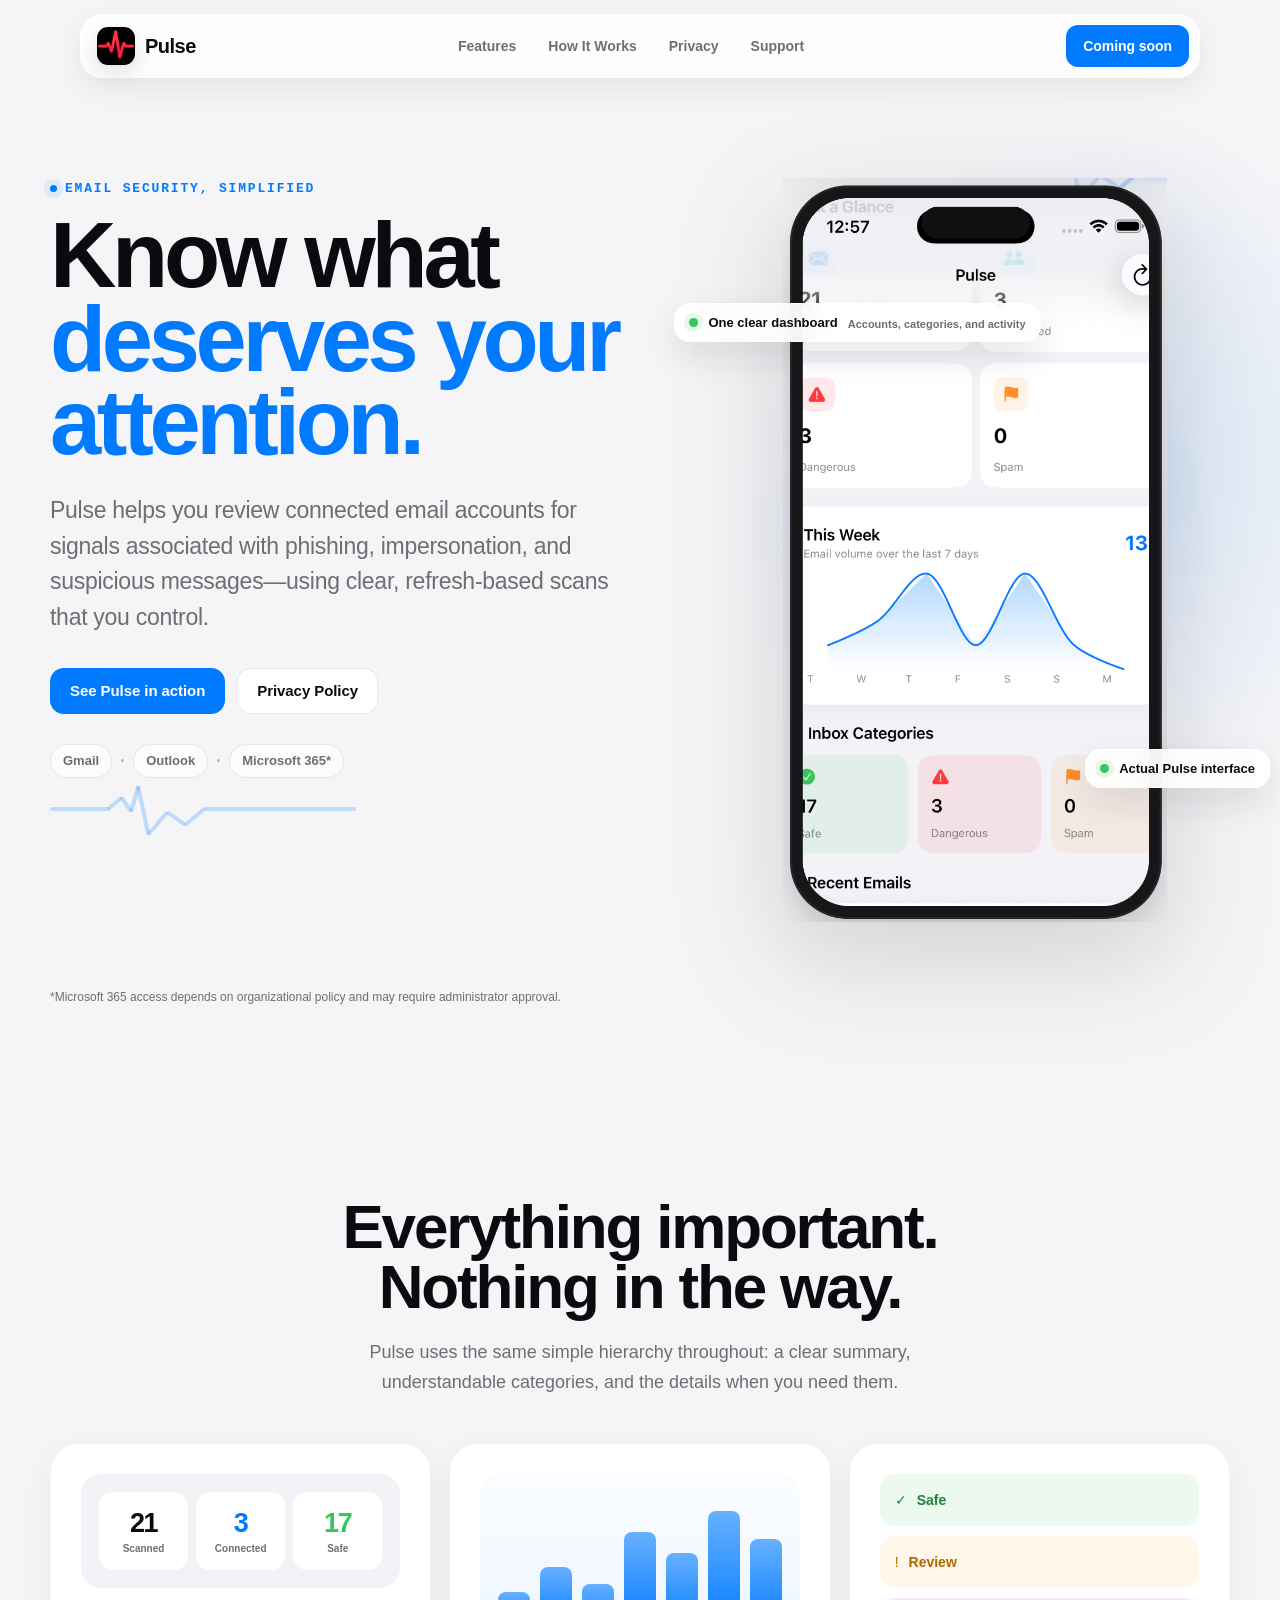
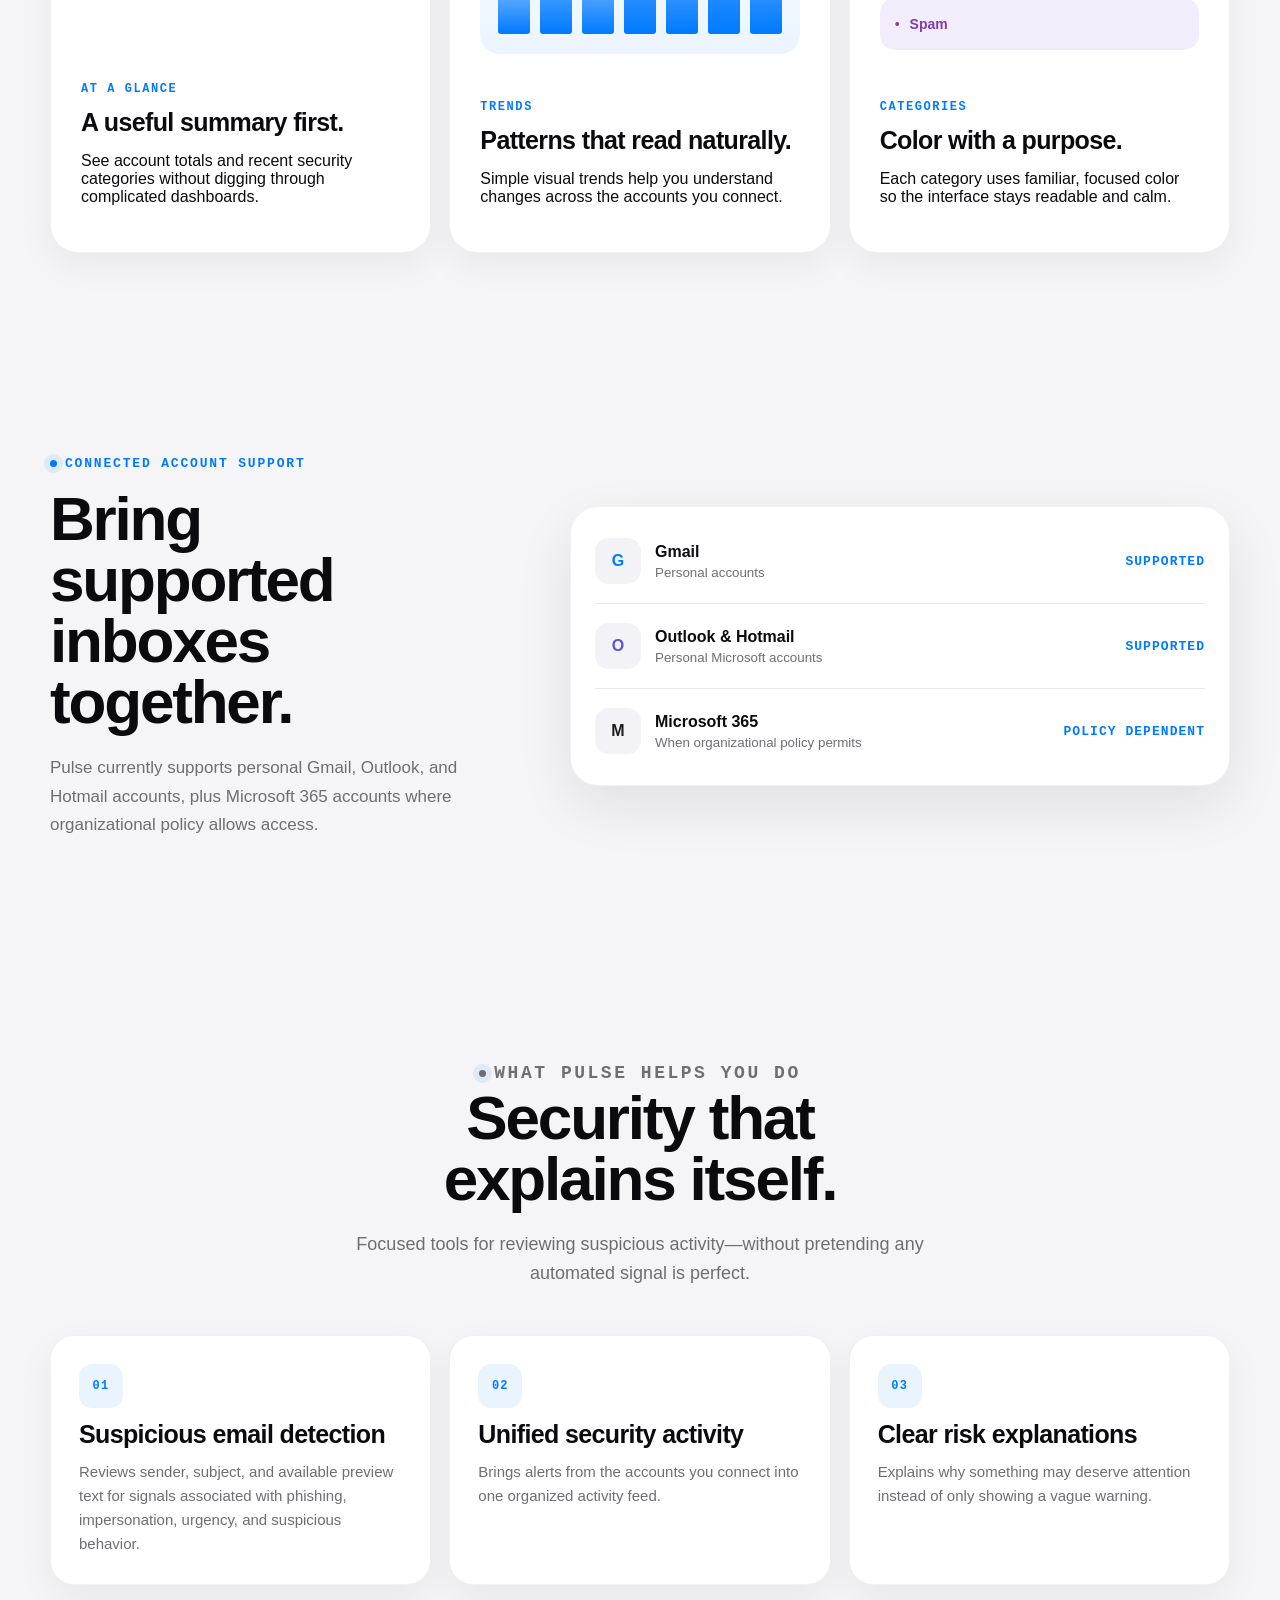
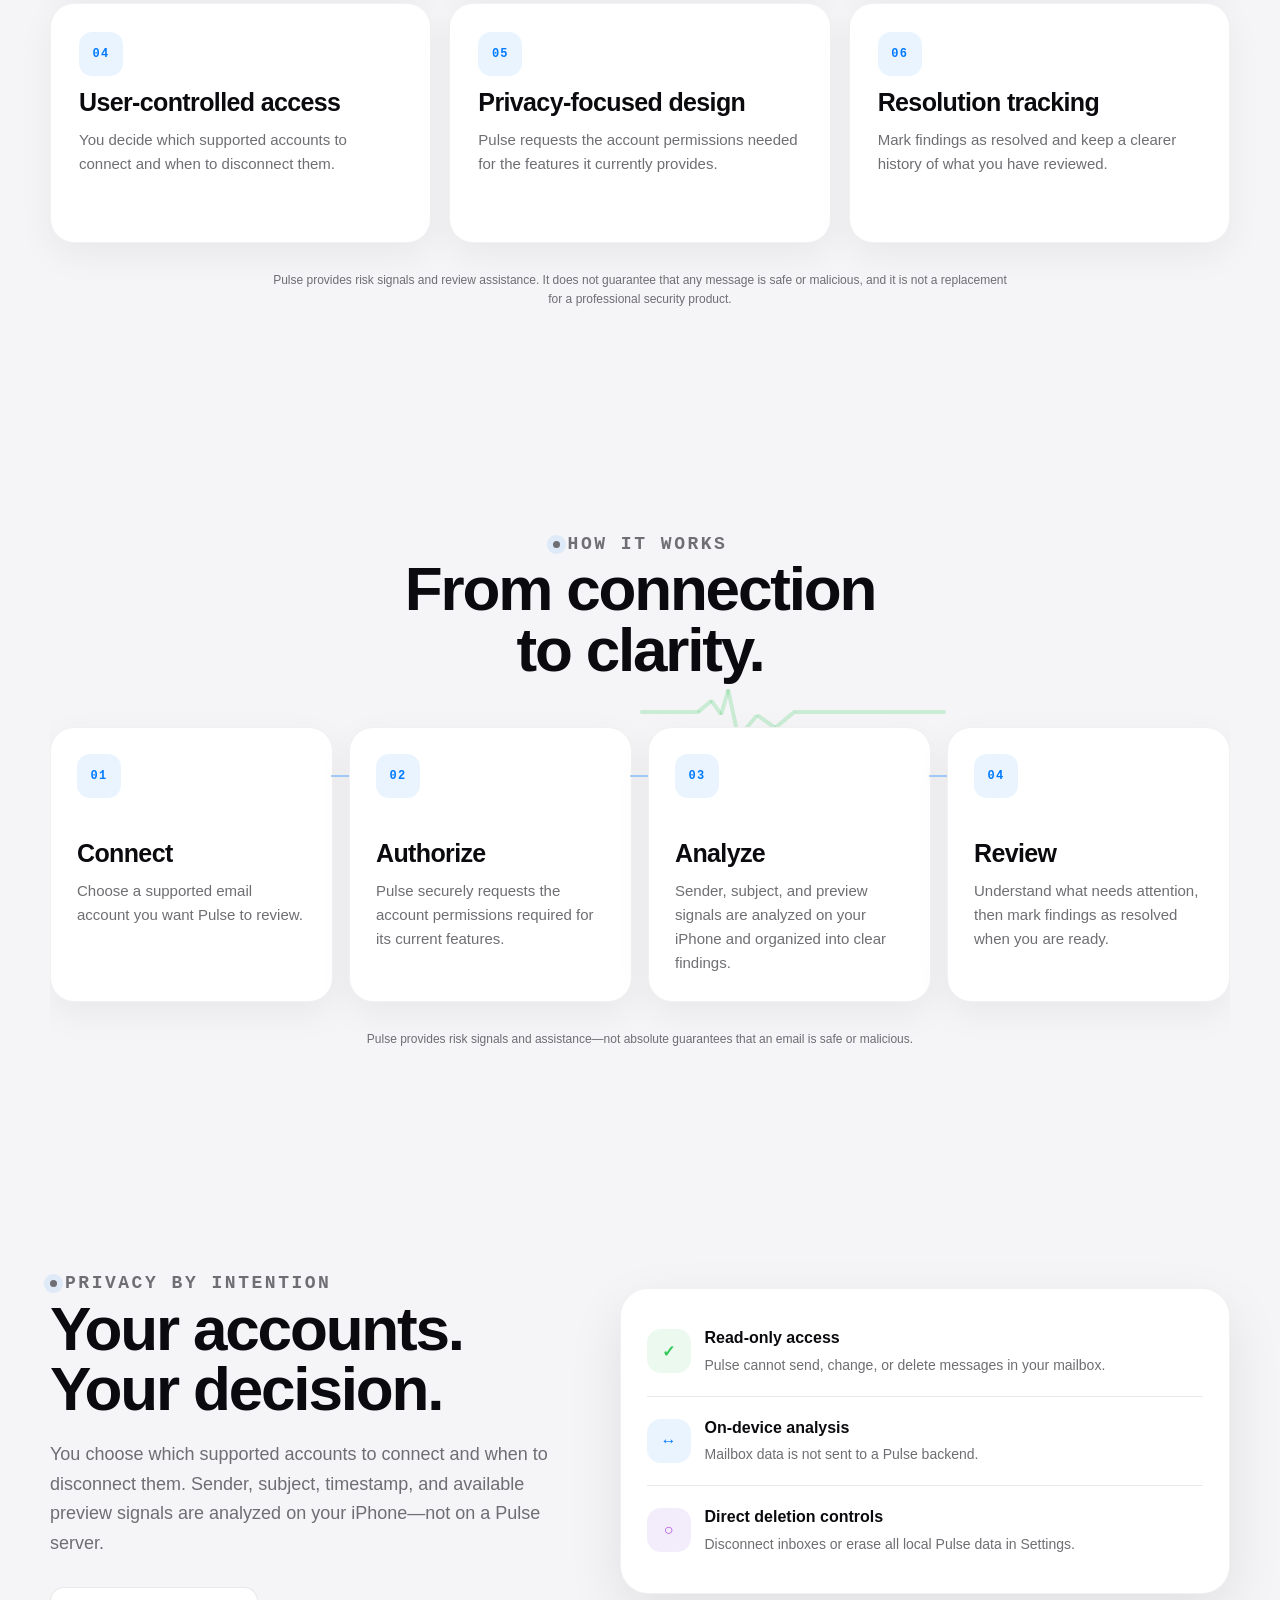
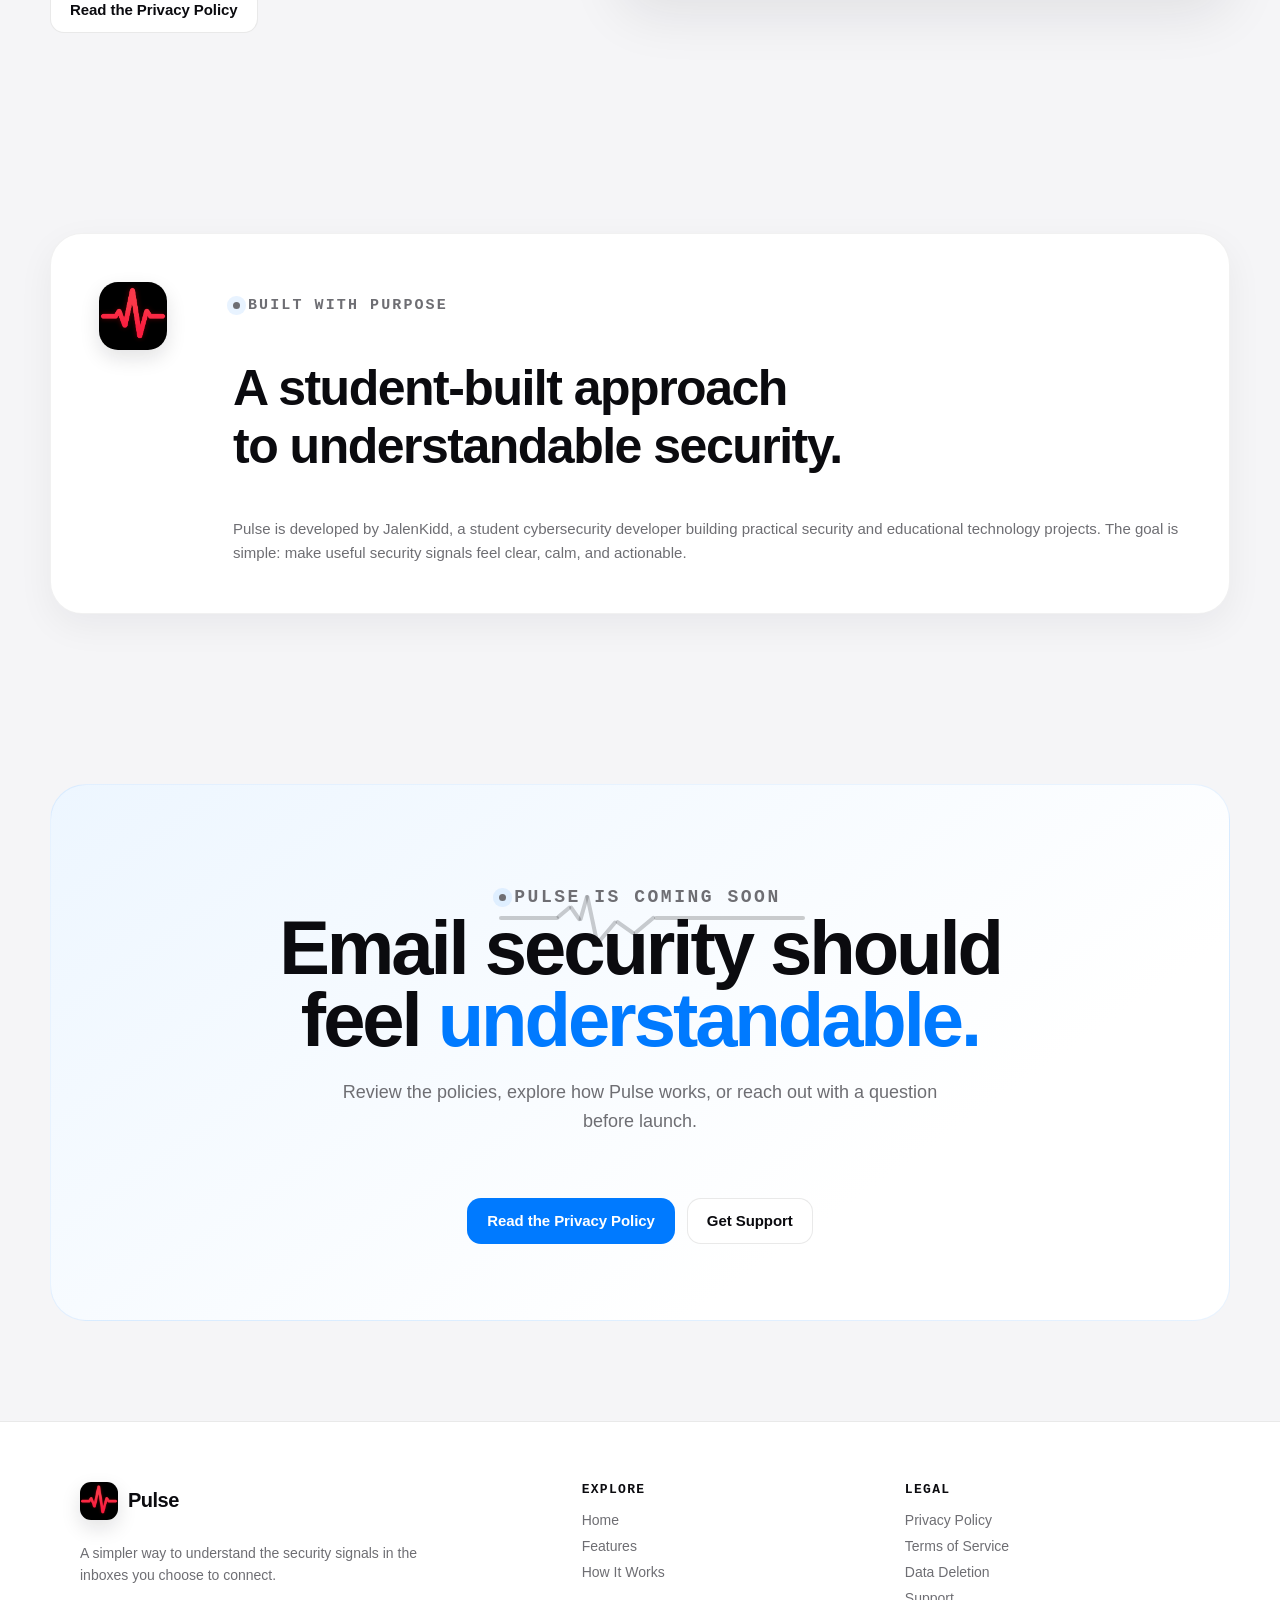
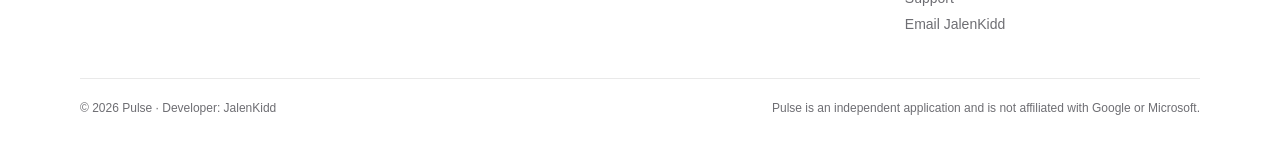
<file: index.html>
<!doctype html>
<html lang="en">
<head>
<meta charset="utf-8">
<meta name="viewport" content="width=device-width, initial-scale=1">
<meta name="theme-color" content="#f5f5f7">
<title>Pulse — Understand what deserves your attention</title>
<meta name="description" content="Pulse helps you review connected email accounts for signals associated with phishing, impersonation, suspicious messages, and unusual activity.">
<link rel="icon" href="assets/icon.png">
<link rel="apple-touch-icon" href="assets/apple-icon.png">
<link rel="stylesheet" href="styles.css">
</head>
<body><header class="site-header"><div class="nav-wrap"><a class="brand" href="index.html" aria-label="Pulse home"><span class="pulse-icon" aria-hidden="true"><img src="assets/pulse-logo.png" alt=""></span><span>Pulse</span></a><nav class="nav-links" aria-label="Primary navigation"><a href="index.html#features">Features</a><a href="index.html#how-it-works">How It Works</a><a href="privacy/index.html">Privacy</a><a href="support/index.html">Support</a></nav><div class="nav-actions"><a class="button small desktop-cta" href="index.html#launch">Coming soon</a><details class="mobile-menu"><summary aria-label="Open navigation menu"><span></span><span></span></summary><nav aria-label="Mobile navigation"><a href="index.html#features">Features</a><a href="index.html#how-it-works">How It Works</a><a href="privacy/index.html">Privacy Policy</a><a href="terms/index.html">Terms of Service</a><a href="delete-data/index.html">Data Deletion</a><a href="support/index.html">Support</a></nav></details></div></div></header><main><section class="hero" id="top"><div class="hero-grid"><div class="hero-copy"><p class="eyebrow">Email security, simplified</p><h1>Know what <span class="pulse-word">deserves your attention.</span></h1><p class="hero-lede">Pulse helps you review connected email accounts for signals associated with phishing, impersonation, and suspicious messages—using clear, refresh-based scans that you control.</p><div class="hero-actions"><a class="button" href="#product">See Pulse in action</a><a class="button secondary" href="privacy/index.html">Privacy Policy</a></div><div class="trust-row"><span>Gmail</span><i></i><span>Outlook</span><i></i><span>Microsoft 365*</span></div><span class="pulse-wave blue" aria-hidden="true"><i></i><i></i><i></i><i></i><i></i><i></i><i></i><i></i><i></i></span></div><div class="device-stage" aria-label="Pulse running on iPhone with example account data"><div class="device-halo" aria-hidden="true"></div><div class="iphone-frame"><div class="iphone-screen"><img src="assets/pulse-app-light.png" alt="Pulse app dashboard showing account totals, a weekly activity chart, and inbox categories"></div></div><div class="device-note one"><strong>One clear dashboard</strong><span>Accounts, categories, and activity</span></div><div class="device-note two">Actual Pulse interface</div></div></div><p class="hero-footnote">*Microsoft 365 access depends on organizational policy and may require administrator approval.</p></section><section class="product-section" id="product"><div class="section-heading centered-heading"><h2>Everything important.<br>Nothing in the way.</h2><p>Pulse uses the same simple hierarchy throughout: a clear summary, understandable categories, and the details when you need them.</p></div><div class="product-grid"><article class="product-card"><div class="mini-summary"><span><b>21</b><small>Scanned</small></span><span><b class="blue-text">3</b><small>Connected</small></span><span><b class="green-text">17</b><small>Safe</small></span></div><div><span class="card-label">At a glance</span><h3>A useful summary first.</h3><p>See account totals and recent security categories without digging through complicated dashboards.</p></div></article><article class="product-card"><div class="mini-chart" aria-hidden="true"><i></i><i></i><i></i><i></i><i></i><i></i><i></i></div><div><span class="card-label">Trends</span><h3>Patterns that read naturally.</h3><p>Simple visual trends help you understand changes across the accounts you connect.</p></div></article><article class="product-card"><div class="mini-categories"><span class="safe-chip">✓ <b>Safe</b></span><span class="attention-chip">! <b>Review</b></span><span class="spam-chip">• <b>Spam</b></span></div><div><span class="card-label">Categories</span><h3>Color with a purpose.</h3><p>Each category uses familiar, focused color so the interface stays readable and calm.</p></div></article></div></section><section class="account-section" aria-labelledby="support-heading"><div class="account-heading"><div><p class="eyebrow">Connected account support</p><h2 id="support-heading">Bring supported inboxes together.</h2></div><p>Pulse currently supports personal Gmail, Outlook, and Hotmail accounts, plus Microsoft 365 accounts where organizational policy allows access.</p></div><div class="account-list"><div><span class="account-letter gmail-letter">G</span><p><strong>Gmail</strong><small>Personal accounts</small></p><b>Supported</b></div><div><span class="account-letter outlook-letter">O</span><p><strong>Outlook &amp; Hotmail</strong><small>Personal Microsoft accounts</small></p><b>Supported</b></div><div><span class="account-letter work-letter">M</span><p><strong>Microsoft 365</strong><small>When organizational policy permits</small></p><b>Policy dependent</b></div></div></section><section class="features-section" id="features"><div class="section-heading centered-heading"><p class="eyebrow">What Pulse helps you do</p><h2>Security that explains itself.</h2><p>Focused tools for reviewing suspicious activity—without pretending any automated signal is perfect.</p></div><div class="features-grid"><article class="feature-card"><span class="feature-icon feature-color-1" aria-hidden="true">01</span><h3>Suspicious email detection</h3><p>Reviews sender, subject, and available preview text for signals associated with phishing, impersonation, urgency, and suspicious behavior.</p></article><article class="feature-card"><span class="feature-icon feature-color-2" aria-hidden="true">02</span><h3>Unified security activity</h3><p>Brings alerts from the accounts you connect into one organized activity feed.</p></article><article class="feature-card"><span class="feature-icon feature-color-3" aria-hidden="true">03</span><h3>Clear risk explanations</h3><p>Explains why something may deserve attention instead of only showing a vague warning.</p></article><article class="feature-card"><span class="feature-icon feature-color-4" aria-hidden="true">04</span><h3>User-controlled access</h3><p>You decide which supported accounts to connect and when to disconnect them.</p></article><article class="feature-card"><span class="feature-icon feature-color-5" aria-hidden="true">05</span><h3>Privacy-focused design</h3><p>Pulse requests the account permissions needed for the features it currently provides.</p></article><article class="feature-card"><span class="feature-icon feature-color-6" aria-hidden="true">06</span><h3>Resolution tracking</h3><p>Mark findings as resolved and keep a clearer history of what you have reviewed.</p></article></div><p class="section-disclaimer">Pulse provides risk signals and review assistance. It does not guarantee that any message is safe or malicious, and it is not a replacement for a professional security product.</p></section><section class="steps-section" id="how-it-works"><div class="section-heading centered-heading"><p class="eyebrow">How it works</p><h2>From connection to clarity.</h2><span class="pulse-wave green" aria-hidden="true"><i></i><i></i><i></i><i></i><i></i><i></i><i></i><i></i><i></i></span></div><div class="steps-wrap"><ol class="steps-grid"><li class="step-card"><span class="step-number">01</span><div><h3>Connect</h3><p>Choose a supported email account you want Pulse to review.</p></div></li><li class="step-card"><span class="step-number">02</span><div><h3>Authorize</h3><p>Pulse securely requests the account permissions required for its current features.</p></div></li><li class="step-card"><span class="step-number">03</span><div><h3>Analyze</h3><p>Sender, subject, and preview signals are analyzed on your iPhone and organized into clear findings.</p></div></li><li class="step-card"><span class="step-number">04</span><div><h3>Review</h3><p>Understand what needs attention, then mark findings as resolved when you are ready.</p></div></li></ol></div><p class="process-note">Pulse provides risk signals and assistance—not absolute guarantees that an email is safe or malicious.</p></section><section class="privacy-section" id="privacy"><div class="privacy-copy"><p class="eyebrow">Privacy by intention</p><h2>Your accounts.<br>Your decision.</h2><p>You choose which supported accounts to connect and when to disconnect them. Sender, subject, timestamp, and available preview signals are analyzed on your iPhone—not on a Pulse server.</p><a class="button secondary" href="privacy/index.html">Read the Privacy Policy</a></div><div class="privacy-points"><div><span class="privacy-check">✓</span><p><strong>Read-only access</strong>Pulse cannot send, change, or delete messages in your mailbox.</p></div><div><span class="privacy-check blue-check">↔</span><p><strong>On-device analysis</strong>Mailbox data is not sent to a Pulse backend.</p></div><div><span class="privacy-check purple-check">○</span><p><strong>Direct deletion controls</strong>Disconnect inboxes or erase all local Pulse data in Settings.</p></div></div></section><section class="founder-section"><div class="founder-card"><span class="pulse-icon large" aria-hidden="true"><img src="assets/pulse-logo.png" alt=""></span><div><p class="eyebrow">Built with purpose</p><h2>A student-built approach to understandable security.</h2><p>Pulse is developed by JalenKidd, a student cybersecurity developer building practical security and educational technology projects. The goal is simple: make useful security signals feel clear, calm, and actionable.</p></div></div></section><section class="final-cta" id="launch"><span class="pulse-wave black" aria-hidden="true"><i></i><i></i><i></i><i></i><i></i><i></i><i></i><i></i><i></i></span><p class="eyebrow">Pulse is coming soon</p><h2>Email security should feel <span class="pulse-word">understandable.</span></h2><p>Review the policies, explore how Pulse works, or reach out with a question before launch.</p><div class="hero-actions centered-actions"><a class="button" href="privacy/index.html">Read the Privacy Policy</a><a class="button secondary" href="support/index.html">Get Support</a></div></section></main><footer class="site-footer"><div class="footer-shell"><div class="footer-brand-column"><a class="brand brand-footer" href="index.html" aria-label="Pulse home"><span class="pulse-icon" aria-hidden="true"><img src="assets/pulse-logo.png" alt=""></span><span>Pulse</span></a><p>A simpler way to understand the security signals in the inboxes you choose to connect.</p></div><div class="footer-links" aria-label="Footer navigation"><div><span>Explore</span><a href="index.html">Home</a><a href="index.html#features">Features</a><a href="index.html#how-it-works">How It Works</a></div><div><span>Legal</span><a href="privacy/index.html">Privacy Policy</a><a href="terms/index.html">Terms of Service</a><a href="delete-data/index.html">Data Deletion</a><a href="support/index.html">Support</a><a href="mailto:jalenjkidd@gmail.com">Email JalenKidd</a></div></div></div><div class="footer-bottom"><span>© 2026 Pulse · Developer: JalenKidd</span><span>Pulse is an independent application and is not affiliated with Google or Microsoft.</span></div></footer>
<script src="script.js"></script>
</body>
</html>
</file>
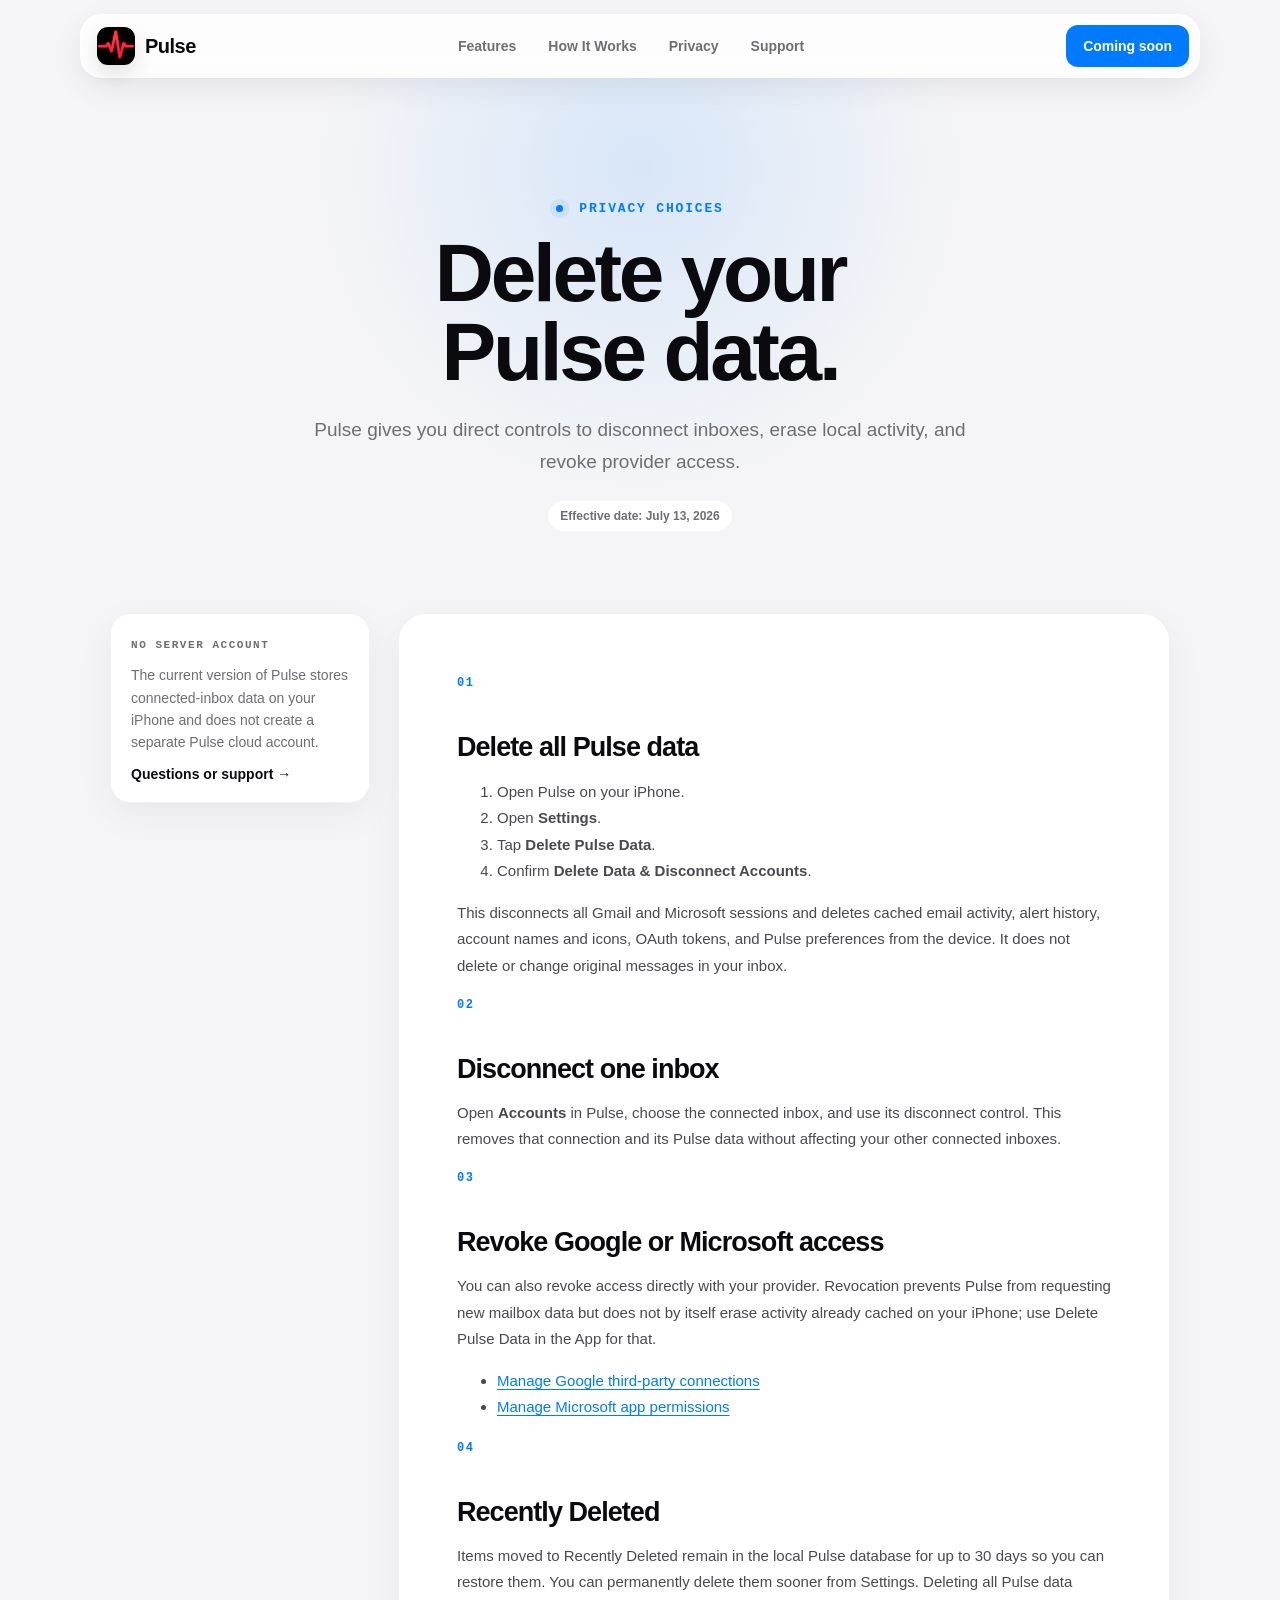
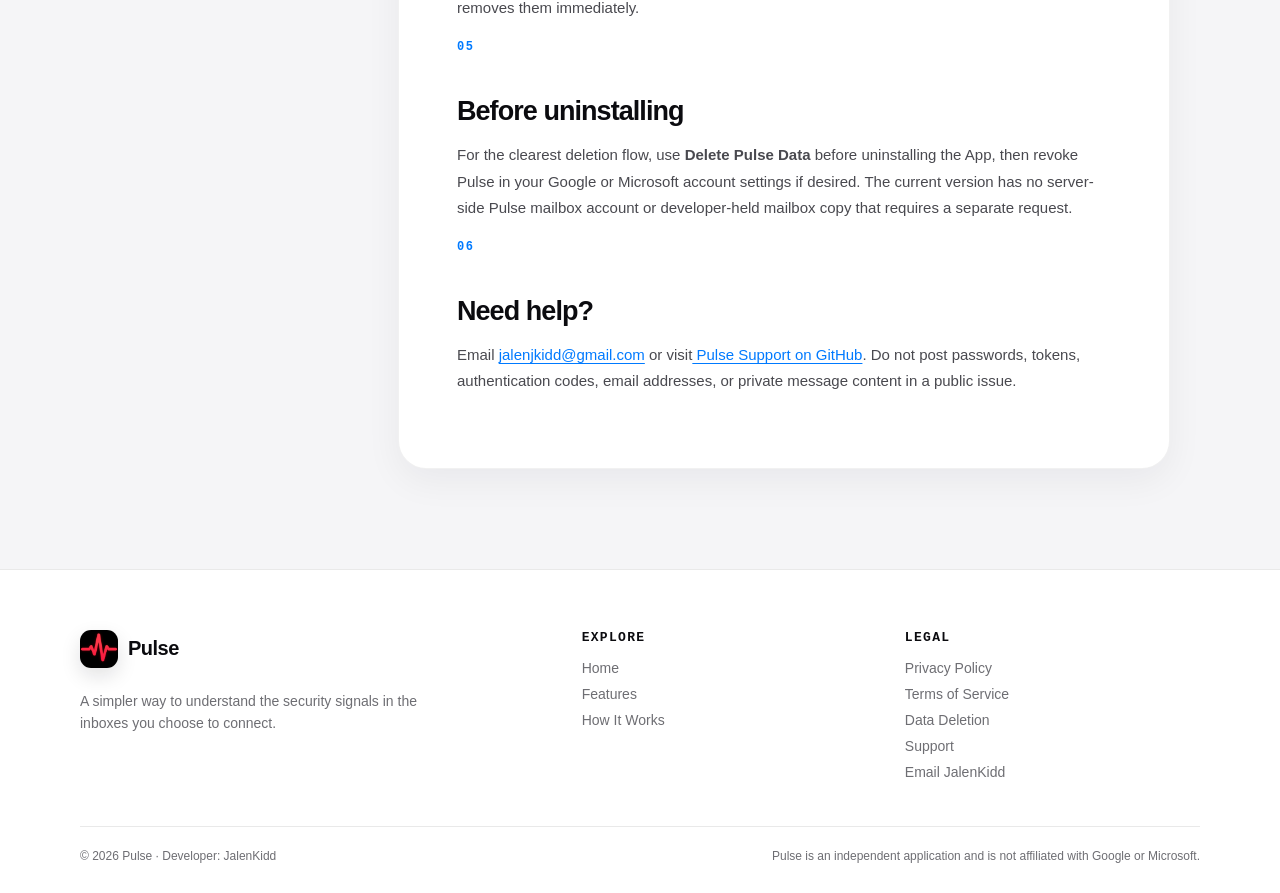
<file: delete-data/index.html>
<!doctype html>
<html lang="en">
<head>
<meta charset="utf-8">
<meta name="viewport" content="width=device-width, initial-scale=1">
<meta name="theme-color" content="#f5f5f7">
<title>Data Deletion — Pulse</title>
<meta name="description" content="How to disconnect Gmail or Microsoft and permanently erase local Pulse data.">
<link rel="icon" href="../assets/icon.png">
<link rel="apple-touch-icon" href="../assets/apple-icon.png">
<link rel="stylesheet" href="../styles.css">
</head>
<body><header class="site-header"><div class="nav-wrap"><a class="brand" href="../index.html" aria-label="Pulse home"><span class="pulse-icon" aria-hidden="true"><img src="../assets/pulse-logo.png" alt=""></span><span>Pulse</span></a><nav class="nav-links" aria-label="Primary navigation"><a href="../index.html#features">Features</a><a href="../index.html#how-it-works">How It Works</a><a href="../privacy/index.html">Privacy</a><a href="../support/index.html">Support</a></nav><div class="nav-actions"><a class="button small desktop-cta" href="../index.html#launch">Coming soon</a><details class="mobile-menu"><summary aria-label="Open navigation menu"><span></span><span></span></summary><nav aria-label="Mobile navigation"><a href="../index.html#features">Features</a><a href="../index.html#how-it-works">How It Works</a><a href="../privacy/index.html">Privacy Policy</a><a href="../terms/index.html">Terms of Service</a><a href="../delete-data/index.html">Data Deletion</a><a href="../support/index.html">Support</a></nav></details></div></div></header><main><section class="legal-hero"><div class="orb orb-legal" aria-hidden="true"></div><div class="legal-hero-inner"><p class="eyebrow"><span></span>Privacy choices</p><h1>Delete your Pulse data.</h1><p class="legal-intro">Pulse gives you direct controls to disconnect inboxes, erase local activity, and revoke provider access.</p><p class="legal-updated">Effective date: July 13, 2026</p></div></section><div class="legal-layout"><aside class="legal-aside"><div class="legal-aside-card"><span class="aside-label">No server account</span><p>The current version of Pulse stores connected-inbox data on your iPhone and does not create a separate Pulse cloud account.</p><a href="../support/index.html">Questions or support →</a></div></aside><article class="legal-content"><section><span class="legal-section-number">01</span><h2>Delete all Pulse data</h2><ol><li>Open Pulse on your iPhone.</li><li>Open <strong>Settings</strong>.</li><li>Tap <strong>Delete Pulse Data</strong>.</li><li>Confirm <strong>Delete Data &amp; Disconnect Accounts</strong>.</li></ol><p>This disconnects all Gmail and Microsoft sessions and deletes cached email activity, alert history, account names and icons, OAuth tokens, and Pulse preferences from the device. It does not delete or change original messages in your inbox.</p></section><section><span class="legal-section-number">02</span><h2>Disconnect one inbox</h2><p>Open <strong>Accounts</strong> in Pulse, choose the connected inbox, and use its disconnect control. This removes that connection and its Pulse data without affecting your other connected inboxes.</p></section><section><span class="legal-section-number">03</span><h2>Revoke Google or Microsoft access</h2><p>You can also revoke access directly with your provider. Revocation prevents Pulse from requesting new mailbox data but does not by itself erase activity already cached on your iPhone; use Delete Pulse Data in the App for that.</p><ul><li><a href="https://myaccount.google.com/connections" target="_blank" rel="noreferrer">Manage Google third-party connections</a></li><li><a href="https://account.live.com/consent/Manage" target="_blank" rel="noreferrer">Manage Microsoft app permissions</a></li></ul></section><section><span class="legal-section-number">04</span><h2>Recently Deleted</h2><p>Items moved to Recently Deleted remain in the local Pulse database for up to 30 days so you can restore them. You can permanently delete them sooner from Settings. Deleting all Pulse data removes them immediately.</p></section><section><span class="legal-section-number">05</span><h2>Before uninstalling</h2><p>For the clearest deletion flow, use <strong>Delete Pulse Data</strong> before uninstalling the App, then revoke Pulse in your Google or Microsoft account settings if desired. The current version has no server-side Pulse mailbox account or developer-held mailbox copy that requires a separate request.</p></section><section><span class="legal-section-number">06</span><h2>Need help?</h2><p>Email <a href="mailto:jalenjkidd@gmail.com">jalenjkidd@gmail.com</a> or visit<a href="https://github.com/jalentechhub/Pulse/issues" target="_blank" rel="noreferrer"> Pulse Support on GitHub</a>. Do not post passwords, tokens, authentication codes, email addresses, or private message content in a public issue.</p></section></article></div></main><footer class="site-footer"><div class="footer-shell"><div class="footer-brand-column"><a class="brand brand-footer" href="../index.html" aria-label="Pulse home"><span class="pulse-icon" aria-hidden="true"><img src="../assets/pulse-logo.png" alt=""></span><span>Pulse</span></a><p>A simpler way to understand the security signals in the inboxes you choose to connect.</p></div><div class="footer-links" aria-label="Footer navigation"><div><span>Explore</span><a href="../index.html">Home</a><a href="../index.html#features">Features</a><a href="../index.html#how-it-works">How It Works</a></div><div><span>Legal</span><a href="../privacy/index.html">Privacy Policy</a><a href="../terms/index.html">Terms of Service</a><a href="../delete-data/index.html">Data Deletion</a><a href="../support/index.html">Support</a><a href="mailto:jalenjkidd@gmail.com">Email JalenKidd</a></div></div></div><div class="footer-bottom"><span>© 2026 Pulse · Developer: JalenKidd</span><span>Pulse is an independent application and is not affiliated with Google or Microsoft.</span></div></footer>
<script src="../script.js"></script>
</body>
</html>
</file>
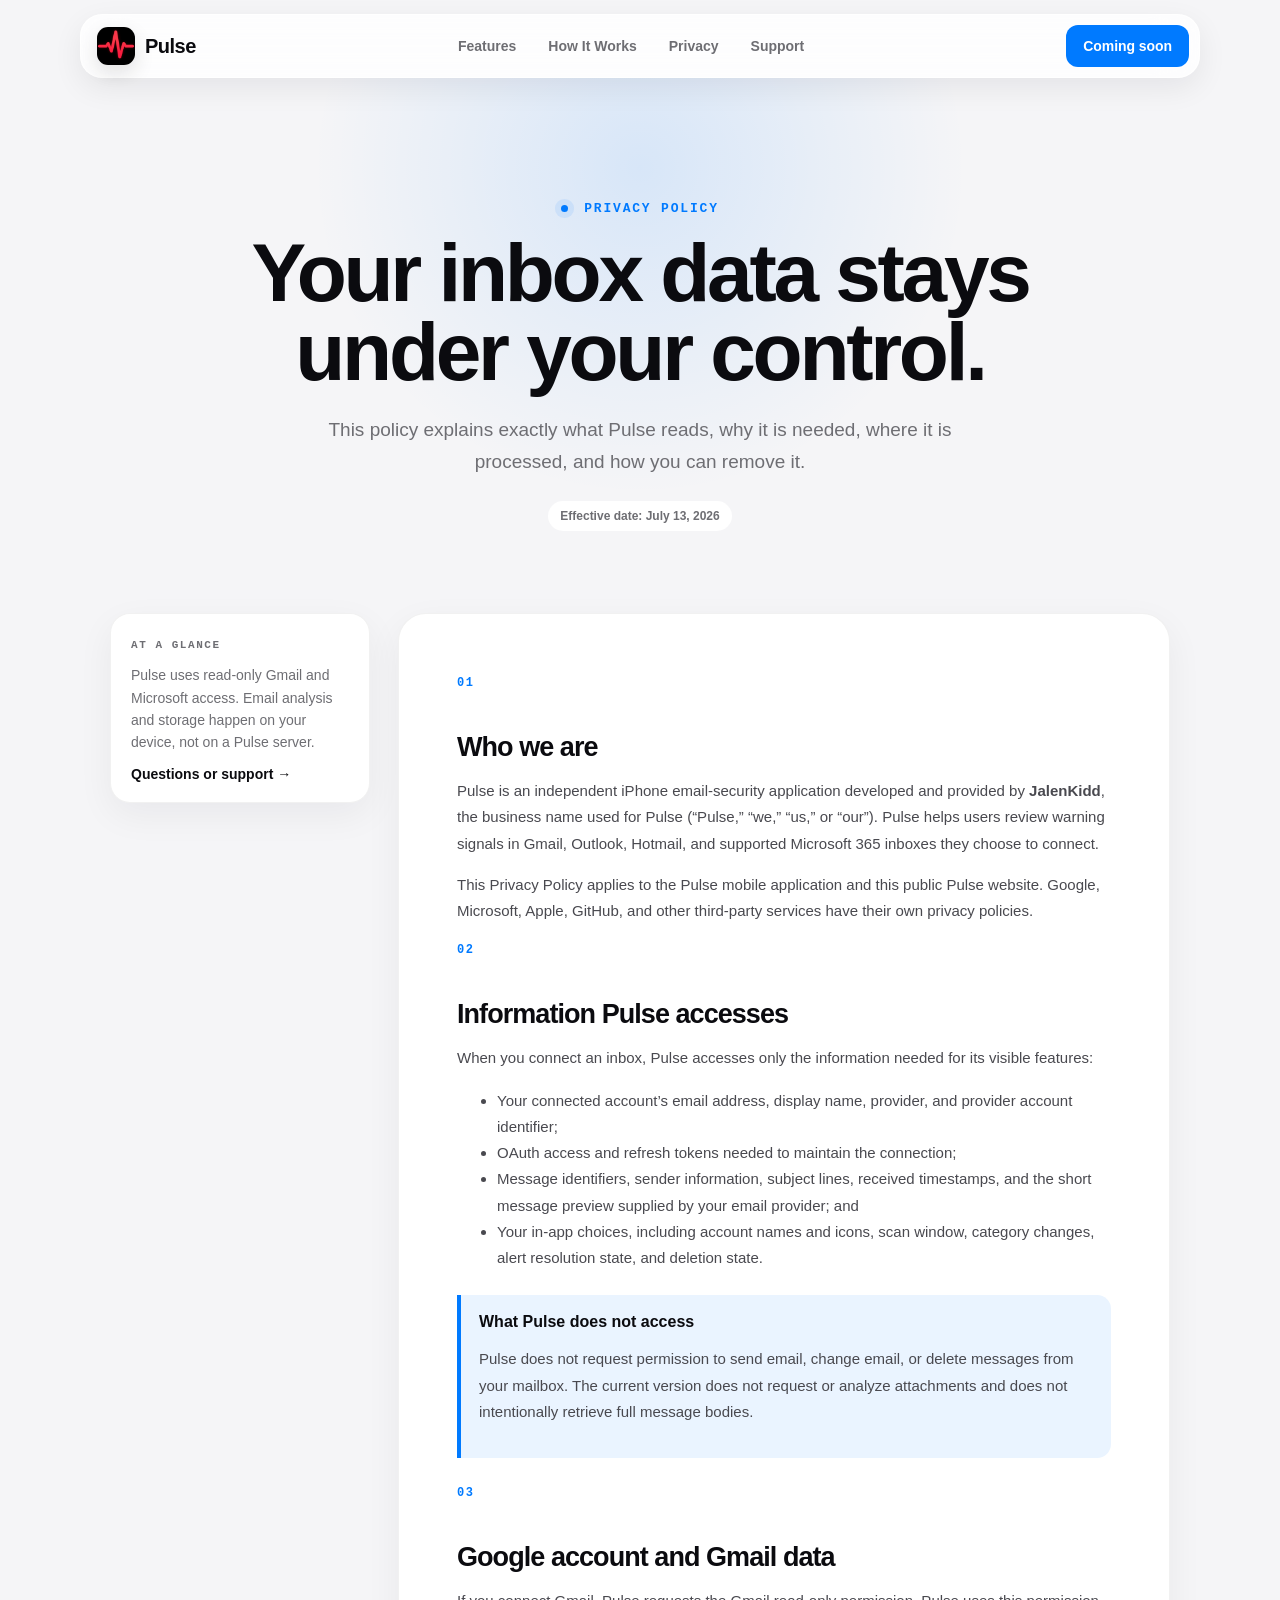
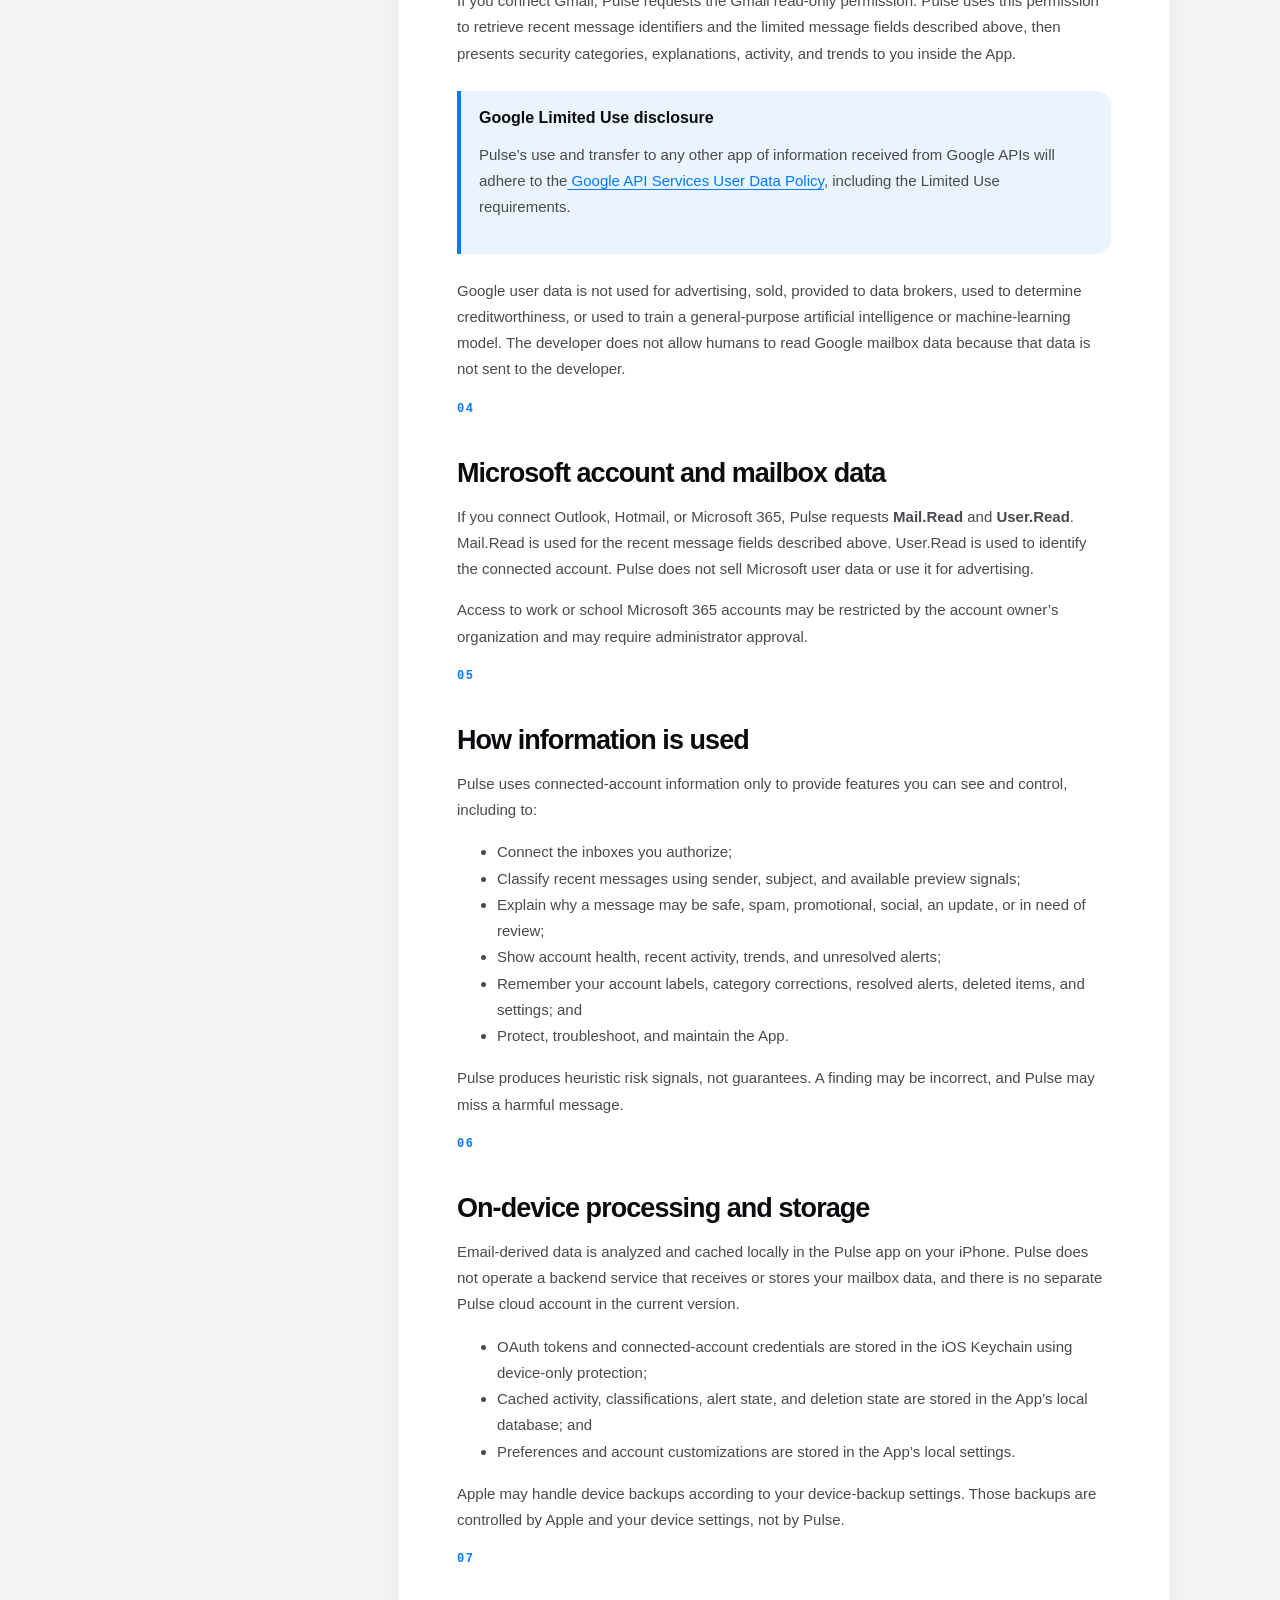
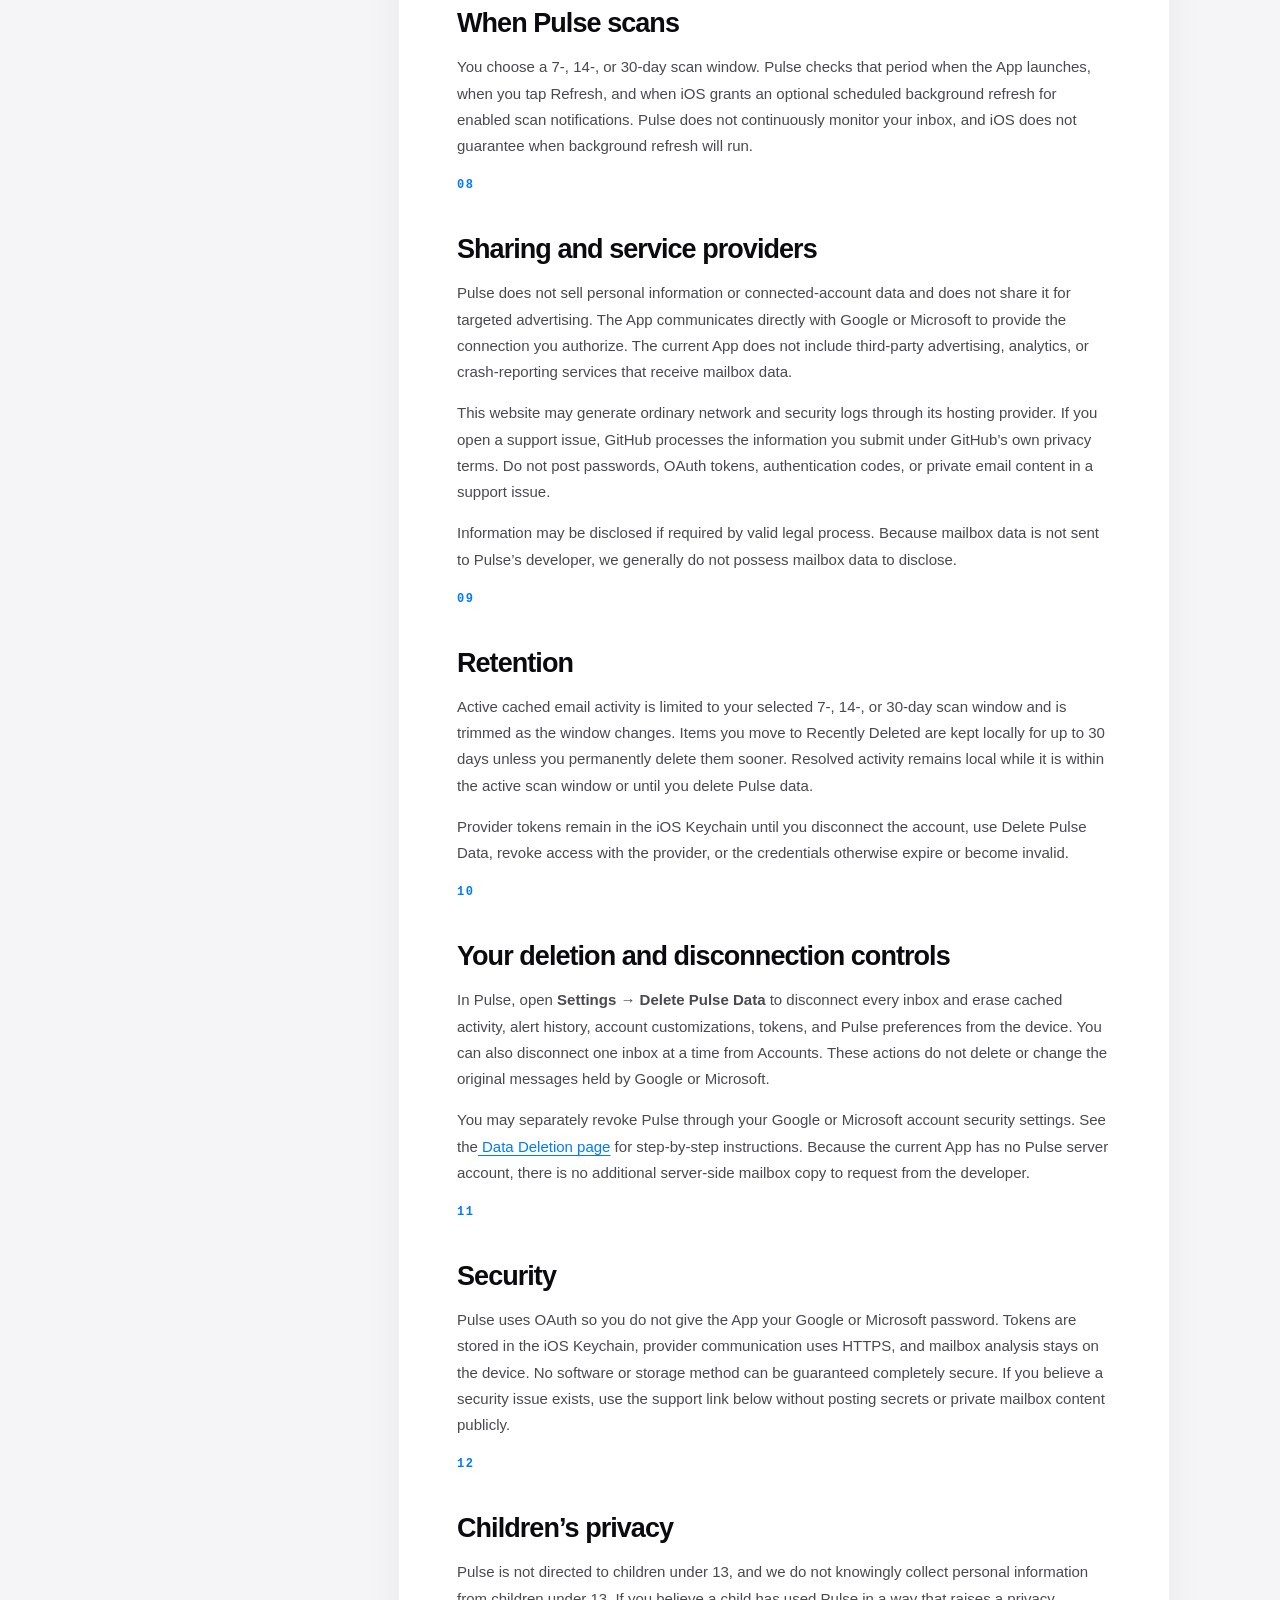
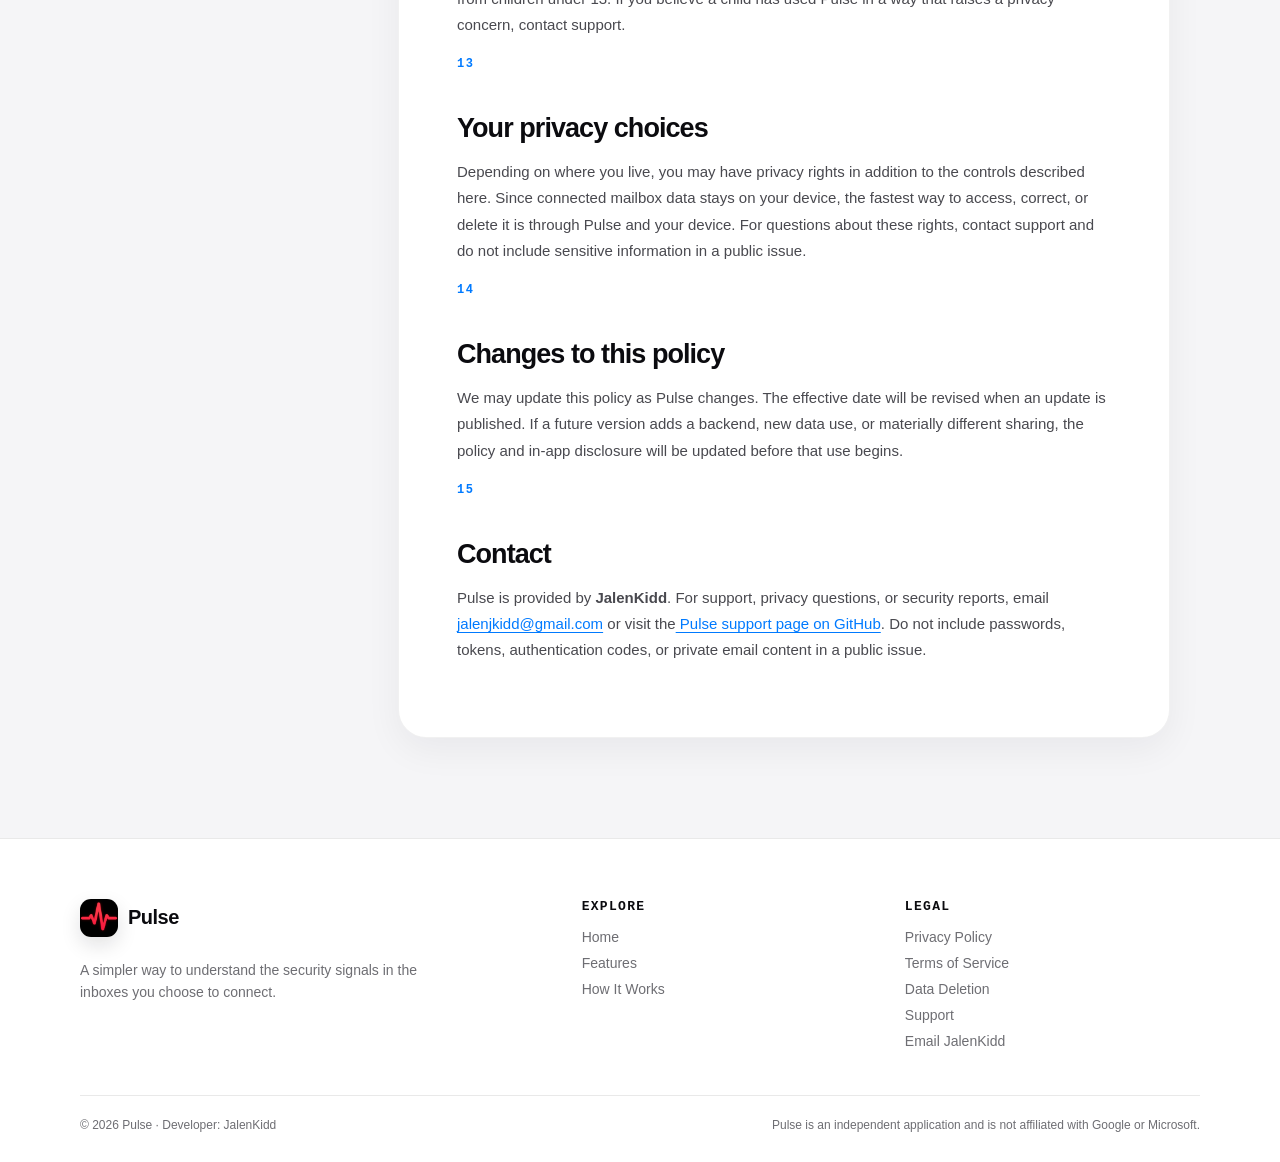
<file: privacy/index.html>
<!doctype html>
<html lang="en">
<head>
<meta charset="utf-8">
<meta name="viewport" content="width=device-width, initial-scale=1">
<meta name="theme-color" content="#f5f5f7">
<title>Privacy Policy — Pulse</title>
<meta name="description" content="Learn how Pulse accesses, analyzes, stores, and deletes connected email account data.">
<link rel="icon" href="../assets/icon.png">
<link rel="apple-touch-icon" href="../assets/apple-icon.png">
<link rel="stylesheet" href="../styles.css">
</head>
<body><header class="site-header"><div class="nav-wrap"><a class="brand" href="../index.html" aria-label="Pulse home"><span class="pulse-icon" aria-hidden="true"><img src="../assets/pulse-logo.png" alt=""></span><span>Pulse</span></a><nav class="nav-links" aria-label="Primary navigation"><a href="../index.html#features">Features</a><a href="../index.html#how-it-works">How It Works</a><a href="../privacy/index.html">Privacy</a><a href="../support/index.html">Support</a></nav><div class="nav-actions"><a class="button small desktop-cta" href="../index.html#launch">Coming soon</a><details class="mobile-menu"><summary aria-label="Open navigation menu"><span></span><span></span></summary><nav aria-label="Mobile navigation"><a href="../index.html#features">Features</a><a href="../index.html#how-it-works">How It Works</a><a href="../privacy/index.html">Privacy Policy</a><a href="../terms/index.html">Terms of Service</a><a href="../delete-data/index.html">Data Deletion</a><a href="../support/index.html">Support</a></nav></details></div></div></header><main><section class="legal-hero"><div class="orb orb-legal" aria-hidden="true"></div><div class="legal-hero-inner"><p class="eyebrow"><span></span>Privacy Policy</p><h1>Your inbox data stays under your control.</h1><p class="legal-intro">This policy explains exactly what Pulse reads, why it is needed, where it is processed, and how you can remove it.</p><p class="legal-updated">Effective date: July 13, 2026</p></div></section><div class="legal-layout"><aside class="legal-aside"><div class="legal-aside-card"><span class="aside-label">At a glance</span><p>Pulse uses read-only Gmail and Microsoft access. Email analysis and storage happen on your device, not on a Pulse server.</p><a href="../support/index.html">Questions or support →</a></div></aside><article class="legal-content"><section id="who-we-are"><span class="legal-section-number">01</span><h2>Who we are</h2><p>Pulse is an independent iPhone email-security application developed and provided by<strong> JalenKidd</strong>, the business name used for Pulse (“Pulse,” “we,” “us,” or “our”). Pulse helps users review warning signals in Gmail, Outlook, Hotmail, and supported Microsoft 365 inboxes they choose to connect.</p><p>This Privacy Policy applies to the Pulse mobile application and this public Pulse website. Google, Microsoft, Apple, GitHub, and other third-party services have their own privacy policies.</p></section><section id="data-accessed"><span class="legal-section-number">02</span><h2>Information Pulse accesses</h2><p>When you connect an inbox, Pulse accesses only the information needed for its visible features:</p><ul><li>Your connected account’s email address, display name, provider, and provider account identifier;</li><li>OAuth access and refresh tokens needed to maintain the connection;</li><li>Message identifiers, sender information, subject lines, received timestamps, and the short message preview supplied by your email provider; and</li><li>Your in-app choices, including account names and icons, scan window, category changes, alert resolution state, and deletion state.</li></ul><div class="legal-callout"><strong>What Pulse does not access</strong><p>Pulse does not request permission to send email, change email, or delete messages from your mailbox. The current version does not request or analyze attachments and does not intentionally retrieve full message bodies.</p></div></section><section id="google-data"><span class="legal-section-number">03</span><h2>Google account and Gmail data</h2><p>If you connect Gmail, Pulse requests the Gmail read-only permission. Pulse uses this permission to retrieve recent message identifiers and the limited message fields described above, then presents security categories, explanations, activity, and trends to you inside the App.</p><div class="legal-callout"><strong>Google Limited Use disclosure</strong><p>Pulse’s use and transfer to any other app of information received from Google APIs will adhere to the<a href="https://developers.google.com/terms/api-services-user-data-policy" target="_blank" rel="noreferrer"> Google API Services User Data Policy</a>, including the Limited Use requirements.</p></div><p>Google user data is not used for advertising, sold, provided to data brokers, used to determine creditworthiness, or used to train a general-purpose artificial intelligence or machine-learning model. The developer does not allow humans to read Google mailbox data because that data is not sent to the developer.</p></section><section id="microsoft-data"><span class="legal-section-number">04</span><h2>Microsoft account and mailbox data</h2><p>If you connect Outlook, Hotmail, or Microsoft 365, Pulse requests <strong>Mail.Read</strong> and<strong> User.Read</strong>. Mail.Read is used for the recent message fields described above. User.Read is used to identify the connected account. Pulse does not sell Microsoft user data or use it for advertising.</p><p>Access to work or school Microsoft 365 accounts may be restricted by the account owner’s organization and may require administrator approval.</p></section><section id="how-used"><span class="legal-section-number">05</span><h2>How information is used</h2><p>Pulse uses connected-account information only to provide features you can see and control, including to:</p><ul><li>Connect the inboxes you authorize;</li><li>Classify recent messages using sender, subject, and available preview signals;</li><li>Explain why a message may be safe, spam, promotional, social, an update, or in need of review;</li><li>Show account health, recent activity, trends, and unresolved alerts;</li><li>Remember your account labels, category corrections, resolved alerts, deleted items, and settings; and</li><li>Protect, troubleshoot, and maintain the App.</li></ul><p>Pulse produces heuristic risk signals, not guarantees. A finding may be incorrect, and Pulse may miss a harmful message.</p></section><section id="processing-storage"><span class="legal-section-number">06</span><h2>On-device processing and storage</h2><p>Email-derived data is analyzed and cached locally in the Pulse app on your iPhone. Pulse does not operate a backend service that receives or stores your mailbox data, and there is no separate Pulse cloud account in the current version.</p><ul><li>OAuth tokens and connected-account credentials are stored in the iOS Keychain using device-only protection;</li><li>Cached activity, classifications, alert state, and deletion state are stored in the App’s local database; and</li><li>Preferences and account customizations are stored in the App’s local settings.</li></ul><p>Apple may handle device backups according to your device-backup settings. Those backups are controlled by Apple and your device settings, not by Pulse.</p></section><section id="scanning"><span class="legal-section-number">07</span><h2>When Pulse scans</h2><p>You choose a 7-, 14-, or 30-day scan window. Pulse checks that period when the App launches, when you tap Refresh, and when iOS grants an optional scheduled background refresh for enabled scan notifications. Pulse does not continuously monitor your inbox, and iOS does not guarantee when background refresh will run.</p></section><section id="sharing"><span class="legal-section-number">08</span><h2>Sharing and service providers</h2><p>Pulse does not sell personal information or connected-account data and does not share it for targeted advertising. The App communicates directly with Google or Microsoft to provide the connection you authorize. The current App does not include third-party advertising, analytics, or crash-reporting services that receive mailbox data.</p><p>This website may generate ordinary network and security logs through its hosting provider. If you open a support issue, GitHub processes the information you submit under GitHub’s own privacy terms. Do not post passwords, OAuth tokens, authentication codes, or private email content in a support issue.</p><p>Information may be disclosed if required by valid legal process. Because mailbox data is not sent to Pulse’s developer, we generally do not possess mailbox data to disclose.</p></section><section id="retention"><span class="legal-section-number">09</span><h2>Retention</h2><p>Active cached email activity is limited to your selected 7-, 14-, or 30-day scan window and is trimmed as the window changes. Items you move to Recently Deleted are kept locally for up to 30 days unless you permanently delete them sooner. Resolved activity remains local while it is within the active scan window or until you delete Pulse data.</p><p>Provider tokens remain in the iOS Keychain until you disconnect the account, use Delete Pulse Data, revoke access with the provider, or the credentials otherwise expire or become invalid.</p></section><section id="deletion"><span class="legal-section-number">10</span><h2>Your deletion and disconnection controls</h2><p>In Pulse, open <strong>Settings → Delete Pulse Data</strong> to disconnect every inbox and erase cached activity, alert history, account customizations, tokens, and Pulse preferences from the device. You can also disconnect one inbox at a time from Accounts. These actions do not delete or change the original messages held by Google or Microsoft.</p><p>You may separately revoke Pulse through your Google or Microsoft account security settings. See the<a href="../delete-data/index.html"> Data Deletion page</a> for step-by-step instructions. Because the current App has no Pulse server account, there is no additional server-side mailbox copy to request from the developer.</p></section><section id="security"><span class="legal-section-number">11</span><h2>Security</h2><p>Pulse uses OAuth so you do not give the App your Google or Microsoft password. Tokens are stored in the iOS Keychain, provider communication uses HTTPS, and mailbox analysis stays on the device. No software or storage method can be guaranteed completely secure. If you believe a security issue exists, use the support link below without posting secrets or private mailbox content publicly.</p></section><section id="children"><span class="legal-section-number">12</span><h2>Children’s privacy</h2><p>Pulse is not directed to children under 13, and we do not knowingly collect personal information from children under 13. If you believe a child has used Pulse in a way that raises a privacy concern, contact support.</p></section><section id="rights"><span class="legal-section-number">13</span><h2>Your privacy choices</h2><p>Depending on where you live, you may have privacy rights in addition to the controls described here. Since connected mailbox data stays on your device, the fastest way to access, correct, or delete it is through Pulse and your device. For questions about these rights, contact support and do not include sensitive information in a public issue.</p></section><section id="changes"><span class="legal-section-number">14</span><h2>Changes to this policy</h2><p>We may update this policy as Pulse changes. The effective date will be revised when an update is published. If a future version adds a backend, new data use, or materially different sharing, the policy and in-app disclosure will be updated before that use begins.</p></section><section id="contact"><span class="legal-section-number">15</span><h2>Contact</h2><p>Pulse is provided by <strong>JalenKidd</strong>. For support, privacy questions, or security reports, email<a href="mailto:jalenjkidd@gmail.com"> jalenjkidd@gmail.com</a> or visit the<a href="https://github.com/jalentechhub/Pulse/issues" target="_blank" rel="noreferrer"> Pulse support page on GitHub</a>. Do not include passwords, tokens, authentication codes, or private email content in a public issue.</p></section></article></div></main><footer class="site-footer"><div class="footer-shell"><div class="footer-brand-column"><a class="brand brand-footer" href="../index.html" aria-label="Pulse home"><span class="pulse-icon" aria-hidden="true"><img src="../assets/pulse-logo.png" alt=""></span><span>Pulse</span></a><p>A simpler way to understand the security signals in the inboxes you choose to connect.</p></div><div class="footer-links" aria-label="Footer navigation"><div><span>Explore</span><a href="../index.html">Home</a><a href="../index.html#features">Features</a><a href="../index.html#how-it-works">How It Works</a></div><div><span>Legal</span><a href="../privacy/index.html">Privacy Policy</a><a href="../terms/index.html">Terms of Service</a><a href="../delete-data/index.html">Data Deletion</a><a href="../support/index.html">Support</a><a href="mailto:jalenjkidd@gmail.com">Email JalenKidd</a></div></div></div><div class="footer-bottom"><span>© 2026 Pulse · Developer: JalenKidd</span><span>Pulse is an independent application and is not affiliated with Google or Microsoft.</span></div></footer>
<script src="../script.js"></script>
</body>
</html>
</file>
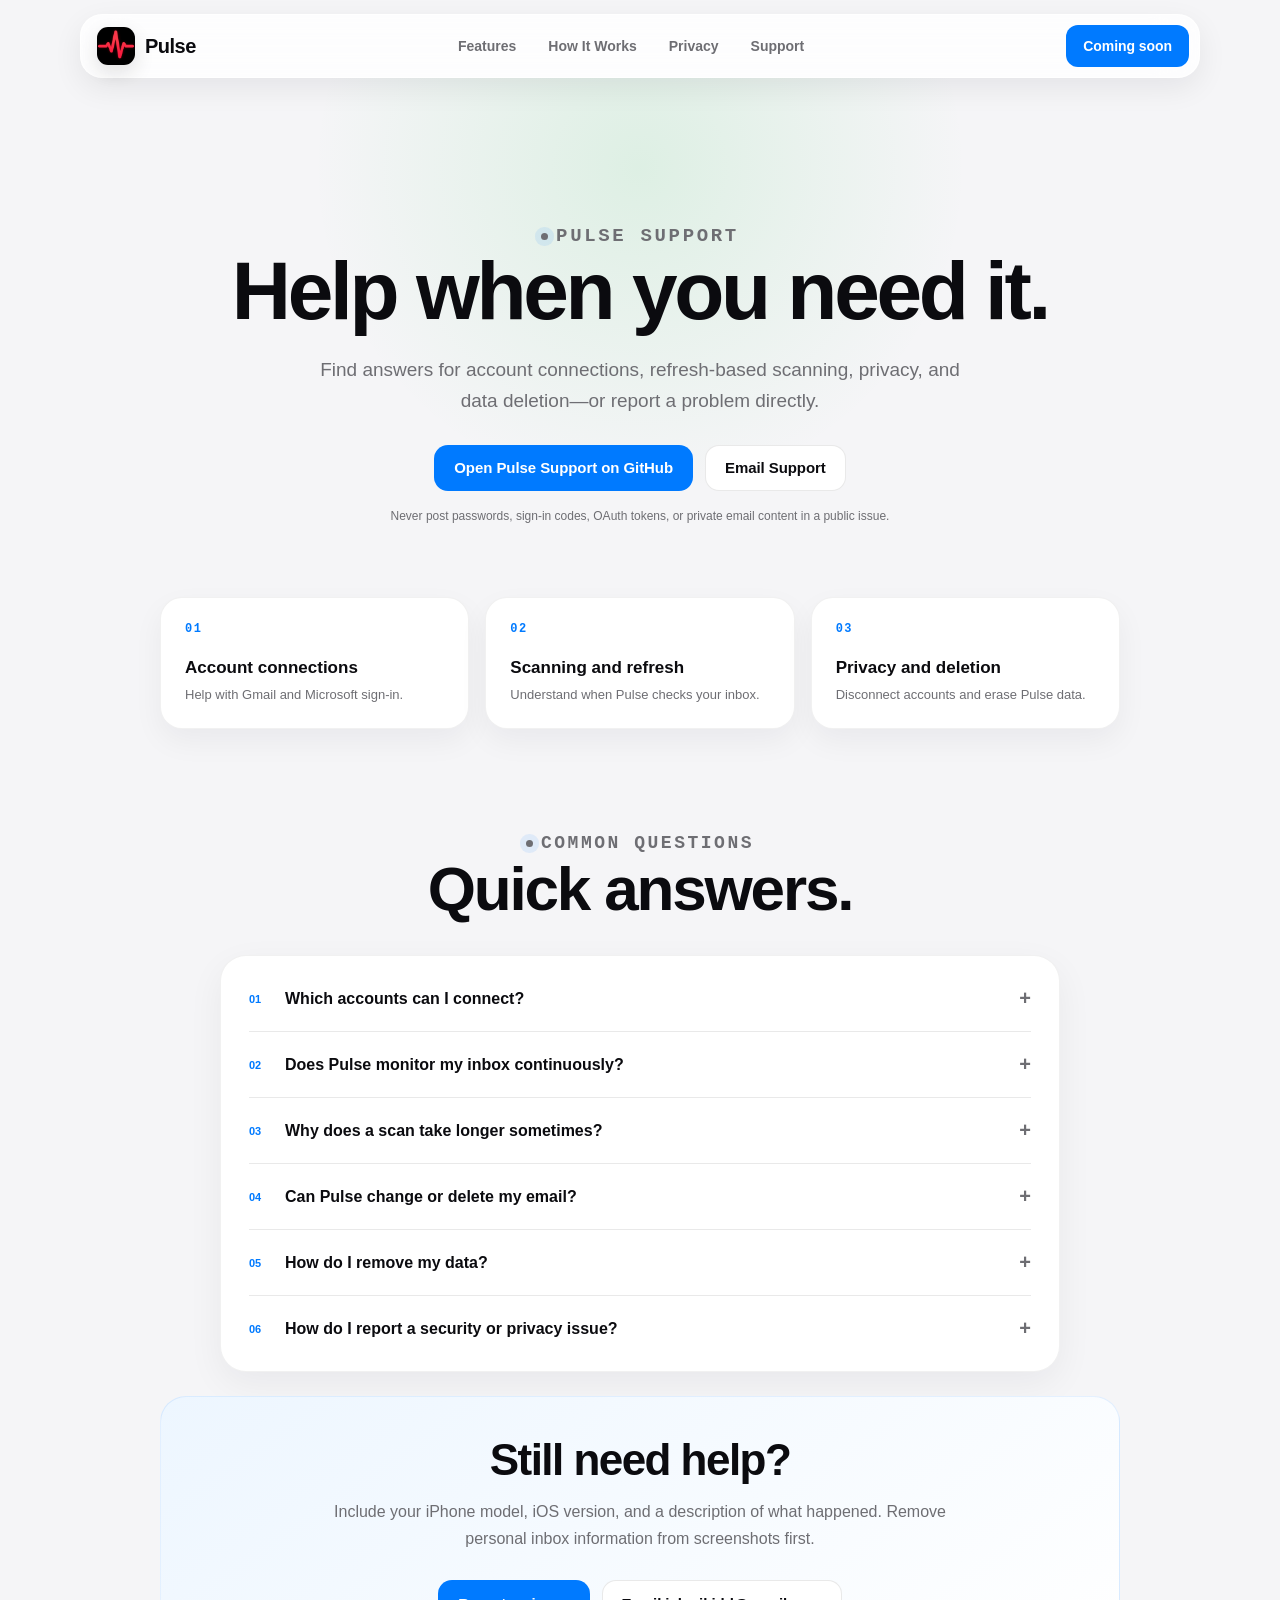
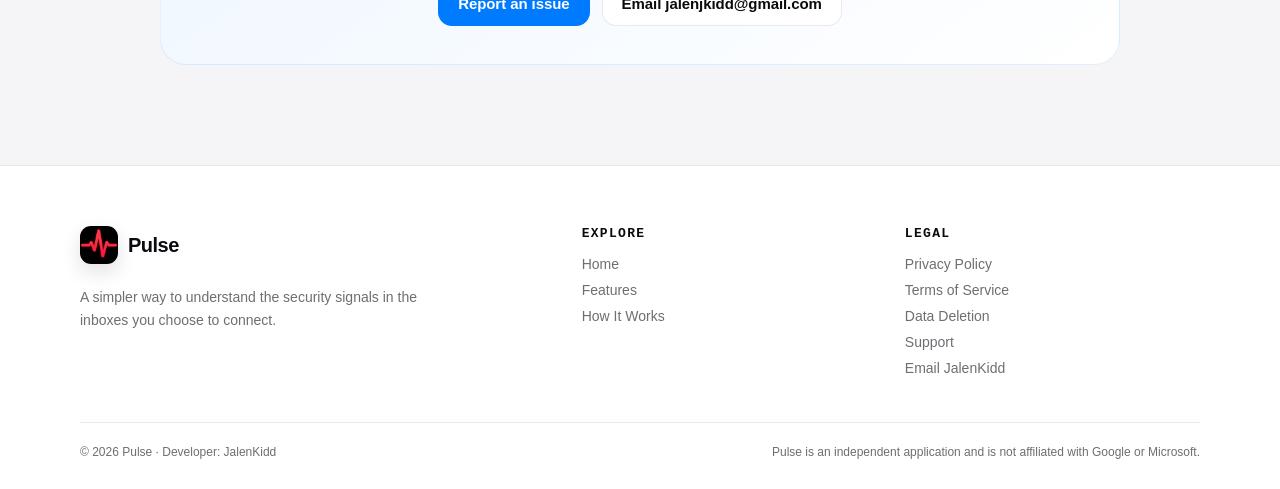
<file: support/index.html>
<!doctype html>
<html lang="en">
<head>
<meta charset="utf-8">
<meta name="viewport" content="width=device-width, initial-scale=1">
<meta name="theme-color" content="#f5f5f7">
<title>Support — Pulse</title>
<meta name="description" content="Get help with Pulse account connections, scanning, privacy, and data deletion.">
<link rel="icon" href="../assets/icon.png">
<link rel="apple-touch-icon" href="../assets/apple-icon.png">
<link rel="stylesheet" href="../styles.css">
</head>
<body><header class="site-header"><div class="nav-wrap"><a class="brand" href="../index.html" aria-label="Pulse home"><span class="pulse-icon" aria-hidden="true"><img src="../assets/pulse-logo.png" alt=""></span><span>Pulse</span></a><nav class="nav-links" aria-label="Primary navigation"><a href="../index.html#features">Features</a><a href="../index.html#how-it-works">How It Works</a><a href="../privacy/index.html">Privacy</a><a href="../support/index.html">Support</a></nav><div class="nav-actions"><a class="button small desktop-cta" href="../index.html#launch">Coming soon</a><details class="mobile-menu"><summary aria-label="Open navigation menu"><span></span><span></span></summary><nav aria-label="Mobile navigation"><a href="../index.html#features">Features</a><a href="../index.html#how-it-works">How It Works</a><a href="../privacy/index.html">Privacy Policy</a><a href="../terms/index.html">Terms of Service</a><a href="../delete-data/index.html">Data Deletion</a><a href="../support/index.html">Support</a></nav></details></div></div></header><main><section class="support-hero"><div class="orb orb-support" aria-hidden="true"></div><div class="support-hero-inner"><p class="eyebrow">Pulse support</p><h1>Help when you need it.</h1><p>Find answers for account connections, refresh-based scanning, privacy, and data deletion—or report a problem directly.</p><div class="support-actions"><a class="button" href="https://github.com/jalentechhub/Pulse/issues" target="_blank" rel="noreferrer">Open Pulse Support on GitHub</a><a class="button secondary" href="mailto:jalenjkidd@gmail.com">Email Support</a></div><p class="support-safety-note">Never post passwords, sign-in codes, OAuth tokens, or private email content in a public issue.</p></div></section><section class="support-quicklinks" aria-label="Support topics"><a href="#connections"><span>01</span><strong>Account connections</strong><small>Help with Gmail and Microsoft sign-in.</small></a><a href="#scanning"><span>02</span><strong>Scanning and refresh</strong><small>Understand when Pulse checks your inbox.</small></a><a href="../delete-data/index.html"><span>03</span><strong>Privacy and deletion</strong><small>Disconnect accounts and erase Pulse data.</small></a></section><section class="faq-section"><div class="support-heading"><p class="eyebrow">Common questions</p><h2>Quick answers.</h2></div><div class="faq-list"><details id="connections"><summary><span>01</span>Which accounts can I connect?<i>+</i></summary><p>Pulse supports personal Gmail, Outlook, and Hotmail accounts. Microsoft 365 work or school accounts are supported when the organization’s policy allows third-party access and may require administrator approval.</p></details><details id="scanning"><summary><span>02</span>Does Pulse monitor my inbox continuously?<i>+</i></summary><p>No. Pulse checks the 7-, 14-, or 30-day period you select at app launch, when you tap Refresh, and when iOS grants an optional background refresh for enabled scan notifications.</p></details><details><summary><span>03</span>Why does a scan take longer sometimes?<i>+</i></summary><p>Longer scan windows and inboxes with more recent messages require more provider requests. Google or Microsoft may also temporarily limit request rates. Previously cached results remain available while you retry later.</p></details><details><summary><span>04</span>Can Pulse change or delete my email?<i>+</i></summary><p>No. Pulse requests read-only mailbox access. Deleting an item in Pulse only removes the local Pulse activity record; it does not delete the original message from Gmail or Microsoft.</p></details><details><summary><span>05</span>How do I remove my data?<i>+</i></summary><p>Open Settings in Pulse and choose Delete Pulse Data. This disconnects inboxes and erases the local Pulse cache, alerts, customizations, tokens, and preferences. See the Data Deletion page for complete steps.</p></details><details><summary><span>06</span>How do I report a security or privacy issue?<i>+</i></summary><p>Open a GitHub support issue with a general description. Do not post private email content or account credentials. State that the issue is security- or privacy-related so safe follow-up steps can be provided.</p></details></div><div class="support-final-card"><h2>Still need help?</h2><p>Include your iPhone model, iOS version, and a description of what happened. Remove personal inbox information from screenshots first.</p><div class="support-actions centered-actions"><a class="button" href="https://github.com/jalentechhub/Pulse/issues" target="_blank" rel="noreferrer">Report an issue</a><a class="button secondary" href="mailto:jalenjkidd@gmail.com">Email jalenjkidd@gmail.com</a></div></div></section></main><footer class="site-footer"><div class="footer-shell"><div class="footer-brand-column"><a class="brand brand-footer" href="../index.html" aria-label="Pulse home"><span class="pulse-icon" aria-hidden="true"><img src="../assets/pulse-logo.png" alt=""></span><span>Pulse</span></a><p>A simpler way to understand the security signals in the inboxes you choose to connect.</p></div><div class="footer-links" aria-label="Footer navigation"><div><span>Explore</span><a href="../index.html">Home</a><a href="../index.html#features">Features</a><a href="../index.html#how-it-works">How It Works</a></div><div><span>Legal</span><a href="../privacy/index.html">Privacy Policy</a><a href="../terms/index.html">Terms of Service</a><a href="../delete-data/index.html">Data Deletion</a><a href="../support/index.html">Support</a><a href="mailto:jalenjkidd@gmail.com">Email JalenKidd</a></div></div></div><div class="footer-bottom"><span>© 2026 Pulse · Developer: JalenKidd</span><span>Pulse is an independent application and is not affiliated with Google or Microsoft.</span></div></footer>
<script src="../script.js"></script>
</body>
</html>
</file>
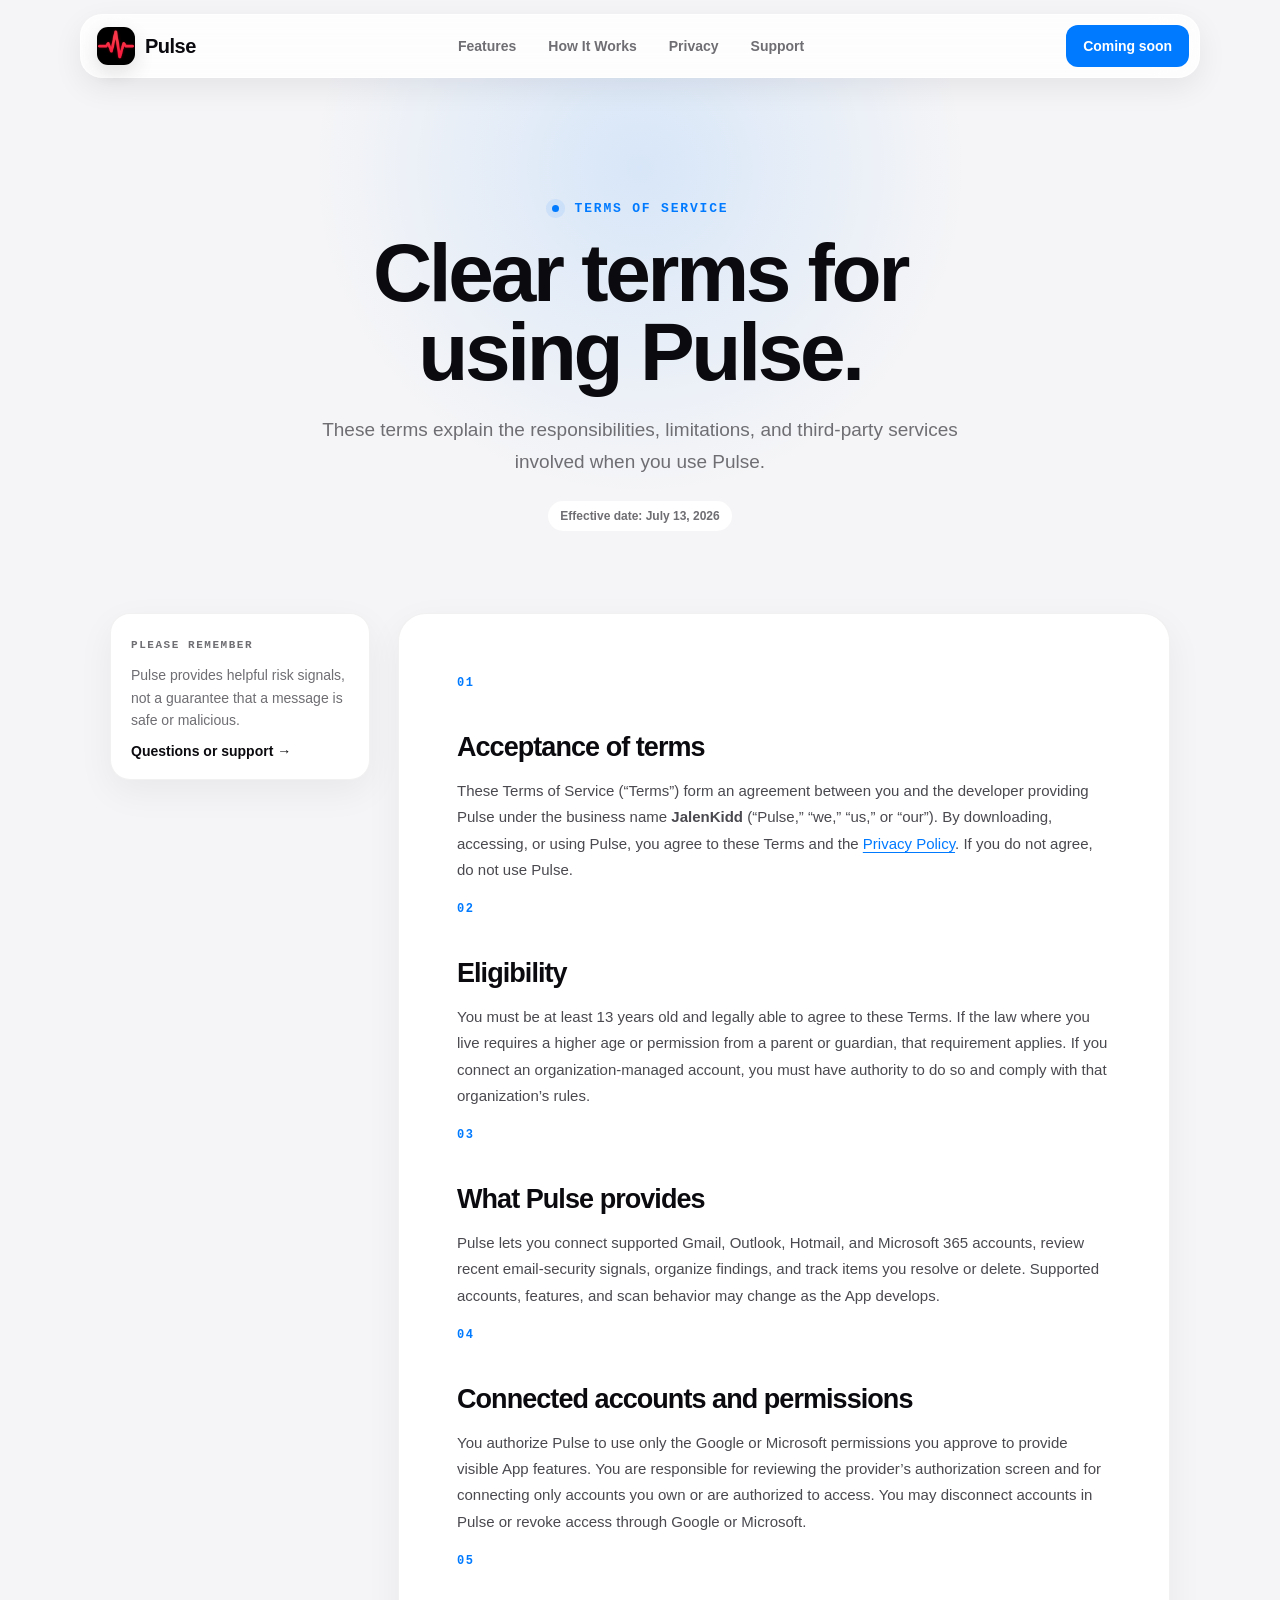
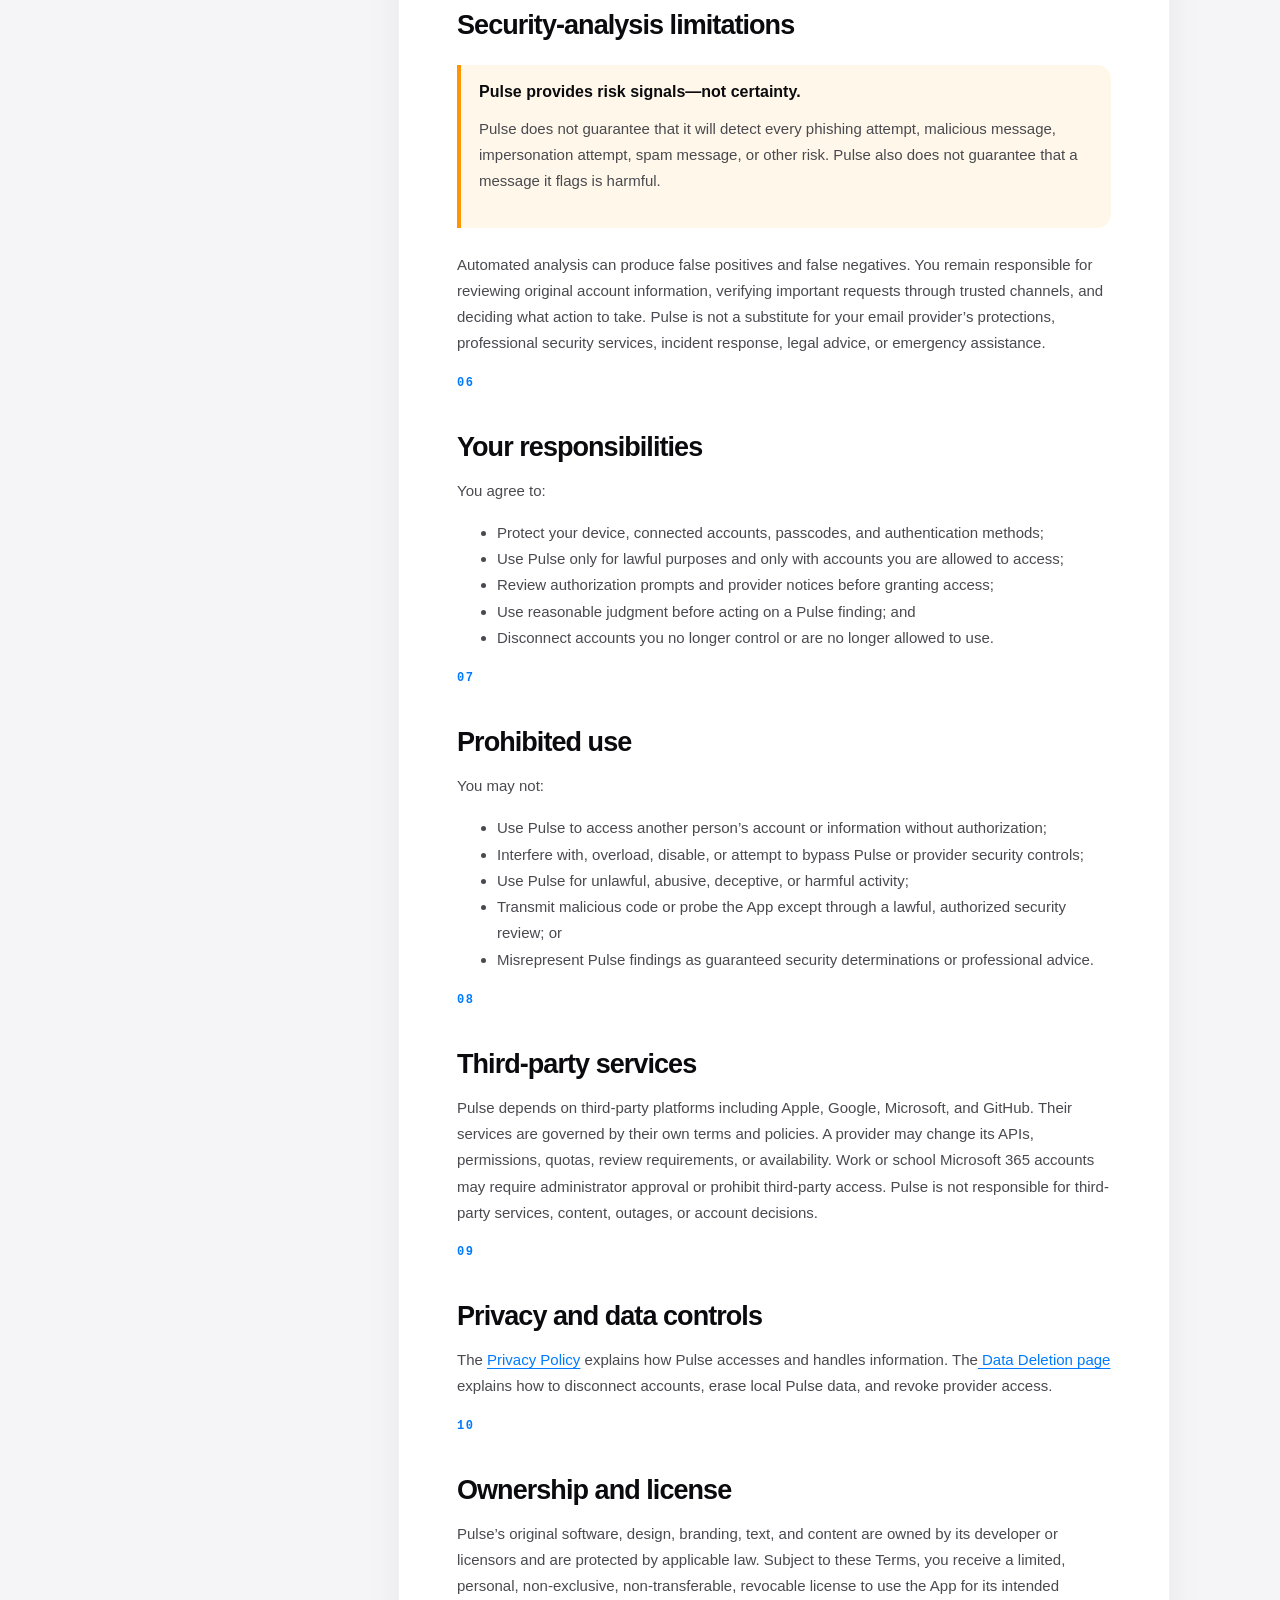
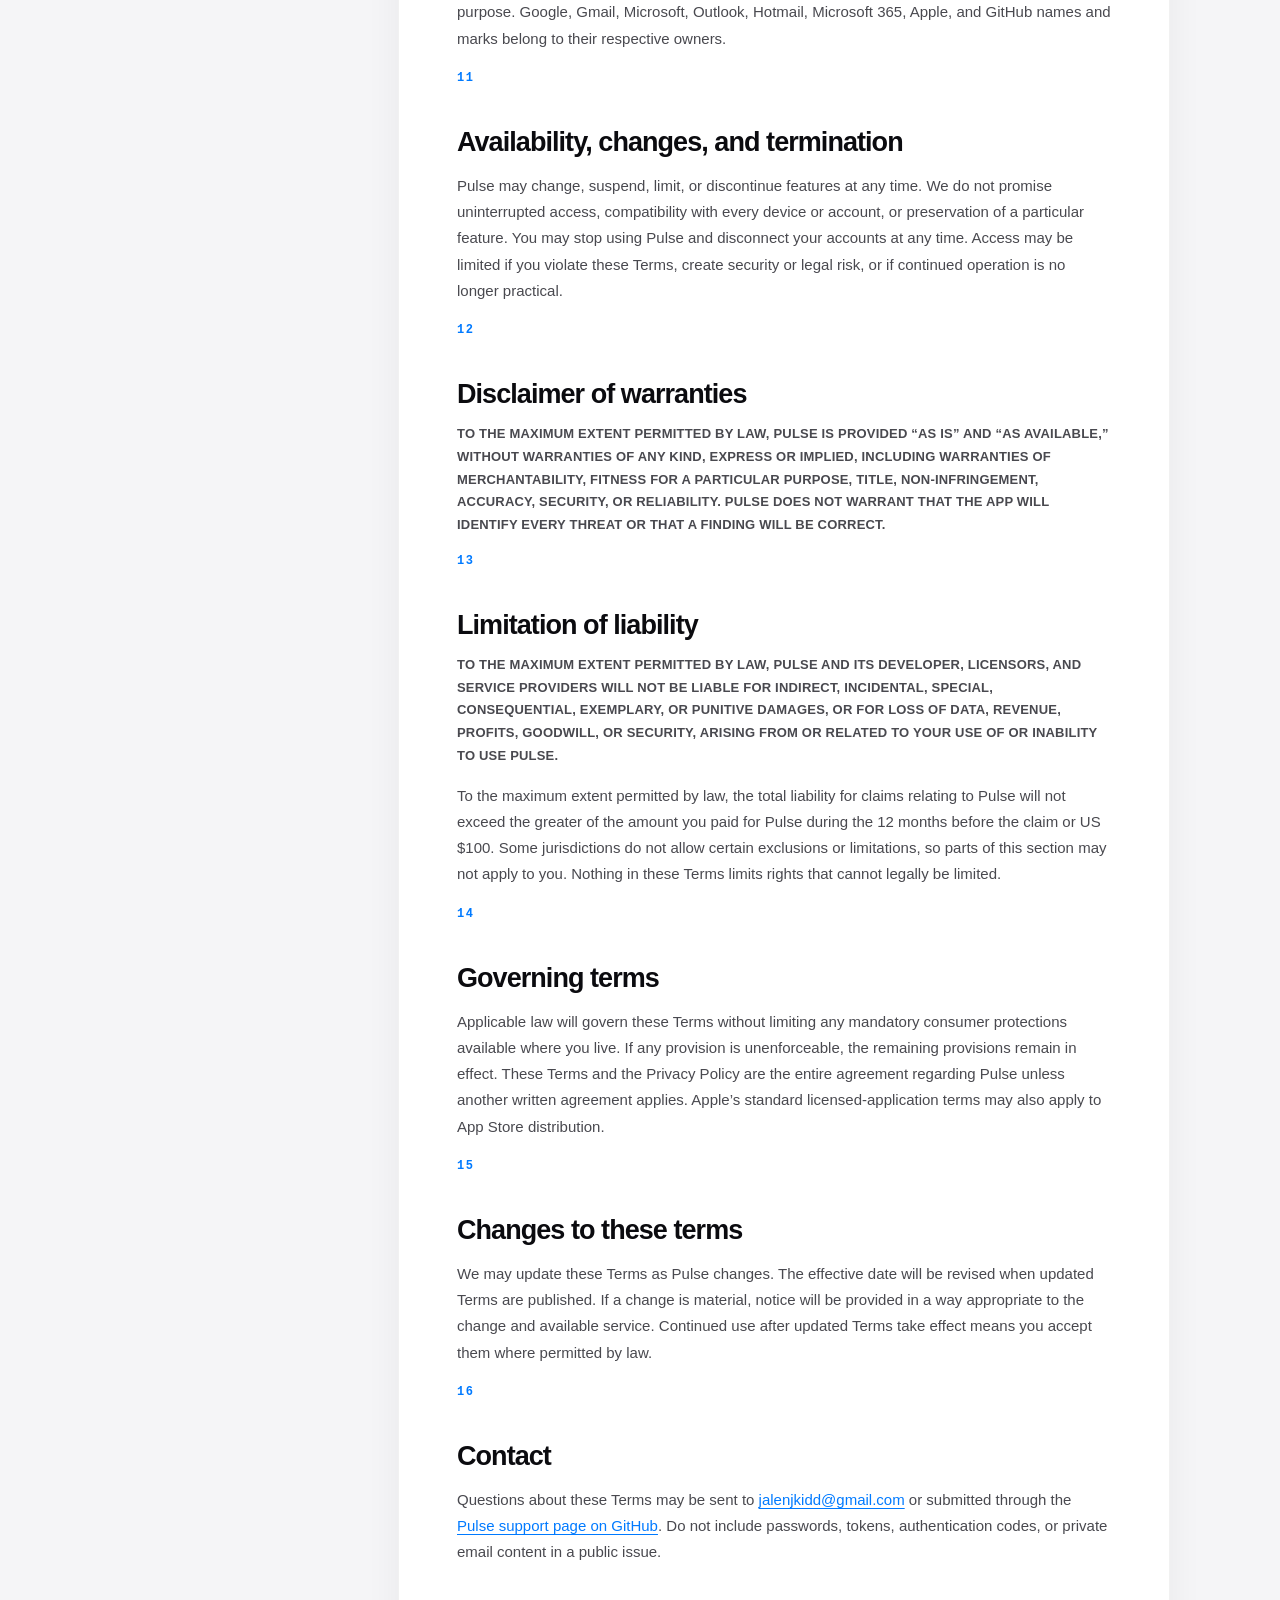
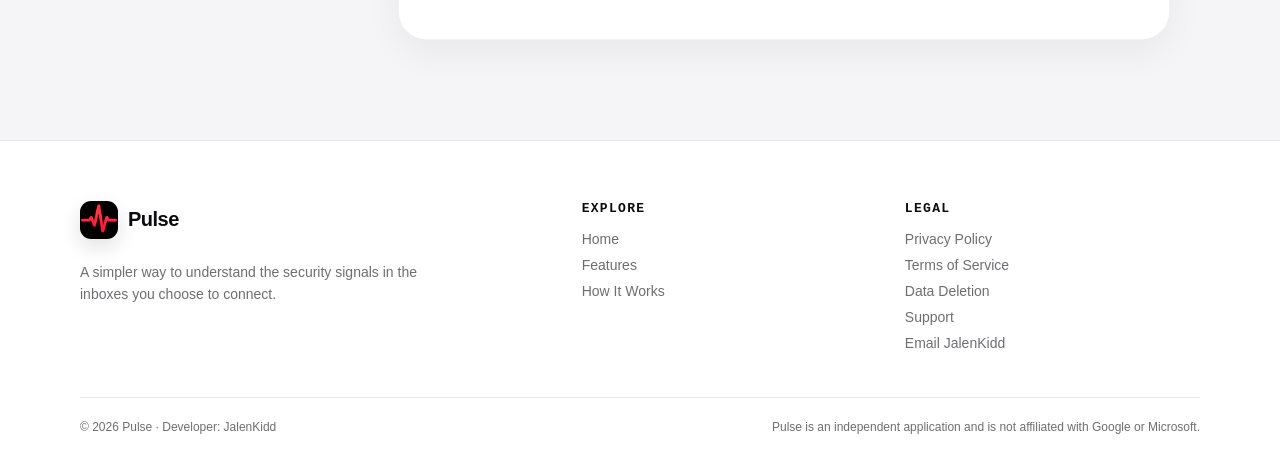
<file: terms/index.html>
<!doctype html>
<html lang="en">
<head>
<meta charset="utf-8">
<meta name="viewport" content="width=device-width, initial-scale=1">
<meta name="theme-color" content="#f5f5f7">
<title>Terms of Service — Pulse</title>
<meta name="description" content="Terms governing use of the Pulse email-security application.">
<link rel="icon" href="../assets/icon.png">
<link rel="apple-touch-icon" href="../assets/apple-icon.png">
<link rel="stylesheet" href="../styles.css">
</head>
<body><header class="site-header"><div class="nav-wrap"><a class="brand" href="../index.html" aria-label="Pulse home"><span class="pulse-icon" aria-hidden="true"><img src="../assets/pulse-logo.png" alt=""></span><span>Pulse</span></a><nav class="nav-links" aria-label="Primary navigation"><a href="../index.html#features">Features</a><a href="../index.html#how-it-works">How It Works</a><a href="../privacy/index.html">Privacy</a><a href="../support/index.html">Support</a></nav><div class="nav-actions"><a class="button small desktop-cta" href="../index.html#launch">Coming soon</a><details class="mobile-menu"><summary aria-label="Open navigation menu"><span></span><span></span></summary><nav aria-label="Mobile navigation"><a href="../index.html#features">Features</a><a href="../index.html#how-it-works">How It Works</a><a href="../privacy/index.html">Privacy Policy</a><a href="../terms/index.html">Terms of Service</a><a href="../delete-data/index.html">Data Deletion</a><a href="../support/index.html">Support</a></nav></details></div></div></header><main><section class="legal-hero"><div class="orb orb-legal" aria-hidden="true"></div><div class="legal-hero-inner"><p class="eyebrow"><span></span>Terms of Service</p><h1>Clear terms for using Pulse.</h1><p class="legal-intro">These terms explain the responsibilities, limitations, and third-party services involved when you use Pulse.</p><p class="legal-updated">Effective date: July 13, 2026</p></div></section><div class="legal-layout"><aside class="legal-aside"><div class="legal-aside-card"><span class="aside-label">Please remember</span><p>Pulse provides helpful risk signals, not a guarantee that a message is safe or malicious.</p><a href="../support/index.html">Questions or support →</a></div></aside><article class="legal-content"><section><span class="legal-section-number">01</span><h2>Acceptance of terms</h2><p>These Terms of Service (“Terms”) form an agreement between you and the developer providing Pulse under the business name <strong>JalenKidd</strong> (“Pulse,” “we,” “us,” or “our”). By downloading, accessing, or using Pulse, you agree to these Terms and the <a href="../privacy/index.html">Privacy Policy</a>. If you do not agree, do not use Pulse.</p></section><section><span class="legal-section-number">02</span><h2>Eligibility</h2><p>You must be at least 13 years old and legally able to agree to these Terms. If the law where you live requires a higher age or permission from a parent or guardian, that requirement applies. If you connect an organization-managed account, you must have authority to do so and comply with that organization’s rules.</p></section><section><span class="legal-section-number">03</span><h2>What Pulse provides</h2><p>Pulse lets you connect supported Gmail, Outlook, Hotmail, and Microsoft 365 accounts, review recent email-security signals, organize findings, and track items you resolve or delete. Supported accounts, features, and scan behavior may change as the App develops.</p></section><section><span class="legal-section-number">04</span><h2>Connected accounts and permissions</h2><p>You authorize Pulse to use only the Google or Microsoft permissions you approve to provide visible App features. You are responsible for reviewing the provider’s authorization screen and for connecting only accounts you own or are authorized to access. You may disconnect accounts in Pulse or revoke access through Google or Microsoft.</p></section><section><span class="legal-section-number">05</span><h2>Security-analysis limitations</h2><div class="legal-callout warning-callout"><strong>Pulse provides risk signals—not certainty.</strong><p>Pulse does not guarantee that it will detect every phishing attempt, malicious message, impersonation attempt, spam message, or other risk. Pulse also does not guarantee that a message it flags is harmful.</p></div><p>Automated analysis can produce false positives and false negatives. You remain responsible for reviewing original account information, verifying important requests through trusted channels, and deciding what action to take. Pulse is not a substitute for your email provider’s protections, professional security services, incident response, legal advice, or emergency assistance.</p></section><section><span class="legal-section-number">06</span><h2>Your responsibilities</h2><p>You agree to:</p><ul><li>Protect your device, connected accounts, passcodes, and authentication methods;</li><li>Use Pulse only for lawful purposes and only with accounts you are allowed to access;</li><li>Review authorization prompts and provider notices before granting access;</li><li>Use reasonable judgment before acting on a Pulse finding; and</li><li>Disconnect accounts you no longer control or are no longer allowed to use.</li></ul></section><section><span class="legal-section-number">07</span><h2>Prohibited use</h2><p>You may not:</p><ul><li>Use Pulse to access another person’s account or information without authorization;</li><li>Interfere with, overload, disable, or attempt to bypass Pulse or provider security controls;</li><li>Use Pulse for unlawful, abusive, deceptive, or harmful activity;</li><li>Transmit malicious code or probe the App except through a lawful, authorized security review; or</li><li>Misrepresent Pulse findings as guaranteed security determinations or professional advice.</li></ul></section><section><span class="legal-section-number">08</span><h2>Third-party services</h2><p>Pulse depends on third-party platforms including Apple, Google, Microsoft, and GitHub. Their services are governed by their own terms and policies. A provider may change its APIs, permissions, quotas, review requirements, or availability. Work or school Microsoft 365 accounts may require administrator approval or prohibit third-party access. Pulse is not responsible for third-party services, content, outages, or account decisions.</p></section><section><span class="legal-section-number">09</span><h2>Privacy and data controls</h2><p>The <a href="../privacy/index.html">Privacy Policy</a> explains how Pulse accesses and handles information. The<a href="../delete-data/index.html"> Data Deletion page</a> explains how to disconnect accounts, erase local Pulse data, and revoke provider access.</p></section><section><span class="legal-section-number">10</span><h2>Ownership and license</h2><p>Pulse’s original software, design, branding, text, and content are owned by its developer or licensors and are protected by applicable law. Subject to these Terms, you receive a limited, personal, non-exclusive, non-transferable, revocable license to use the App for its intended purpose. Google, Gmail, Microsoft, Outlook, Hotmail, Microsoft 365, Apple, and GitHub names and marks belong to their respective owners.</p></section><section><span class="legal-section-number">11</span><h2>Availability, changes, and termination</h2><p>Pulse may change, suspend, limit, or discontinue features at any time. We do not promise uninterrupted access, compatibility with every device or account, or preservation of a particular feature. You may stop using Pulse and disconnect your accounts at any time. Access may be limited if you violate these Terms, create security or legal risk, or if continued operation is no longer practical.</p></section><section><span class="legal-section-number">12</span><h2>Disclaimer of warranties</h2><p class="legal-caps">TO THE MAXIMUM EXTENT PERMITTED BY LAW, PULSE IS PROVIDED “AS IS” AND “AS AVAILABLE,” WITHOUT WARRANTIES OF ANY KIND, EXPRESS OR IMPLIED, INCLUDING WARRANTIES OF MERCHANTABILITY, FITNESS FOR A PARTICULAR PURPOSE, TITLE, NON-INFRINGEMENT, ACCURACY, SECURITY, OR RELIABILITY. PULSE DOES NOT WARRANT THAT THE APP WILL IDENTIFY EVERY THREAT OR THAT A FINDING WILL BE CORRECT.</p></section><section><span class="legal-section-number">13</span><h2>Limitation of liability</h2><p class="legal-caps">TO THE MAXIMUM EXTENT PERMITTED BY LAW, PULSE AND ITS DEVELOPER, LICENSORS, AND SERVICE PROVIDERS WILL NOT BE LIABLE FOR INDIRECT, INCIDENTAL, SPECIAL, CONSEQUENTIAL, EXEMPLARY, OR PUNITIVE DAMAGES, OR FOR LOSS OF DATA, REVENUE, PROFITS, GOODWILL, OR SECURITY, ARISING FROM OR RELATED TO YOUR USE OF OR INABILITY TO USE PULSE.</p><p>To the maximum extent permitted by law, the total liability for claims relating to Pulse will not exceed the greater of the amount you paid for Pulse during the 12 months before the claim or US $100. Some jurisdictions do not allow certain exclusions or limitations, so parts of this section may not apply to you. Nothing in these Terms limits rights that cannot legally be limited.</p></section><section><span class="legal-section-number">14</span><h2>Governing terms</h2><p>Applicable law will govern these Terms without limiting any mandatory consumer protections available where you live. If any provision is unenforceable, the remaining provisions remain in effect. These Terms and the Privacy Policy are the entire agreement regarding Pulse unless another written agreement applies. Apple’s standard licensed-application terms may also apply to App Store distribution.</p></section><section><span class="legal-section-number">15</span><h2>Changes to these terms</h2><p>We may update these Terms as Pulse changes. The effective date will be revised when updated Terms are published. If a change is material, notice will be provided in a way appropriate to the change and available service. Continued use after updated Terms take effect means you accept them where permitted by law.</p></section><section><span class="legal-section-number">16</span><h2>Contact</h2><p>Questions about these Terms may be sent to <a href="mailto:jalenjkidd@gmail.com">jalenjkidd@gmail.com</a> or submitted through the<a href="https://github.com/jalentechhub/Pulse/issues" target="_blank" rel="noreferrer"> Pulse support page on GitHub</a>. Do not include passwords, tokens, authentication codes, or private email content in a public issue.</p></section></article></div></main><footer class="site-footer"><div class="footer-shell"><div class="footer-brand-column"><a class="brand brand-footer" href="../index.html" aria-label="Pulse home"><span class="pulse-icon" aria-hidden="true"><img src="../assets/pulse-logo.png" alt=""></span><span>Pulse</span></a><p>A simpler way to understand the security signals in the inboxes you choose to connect.</p></div><div class="footer-links" aria-label="Footer navigation"><div><span>Explore</span><a href="../index.html">Home</a><a href="../index.html#features">Features</a><a href="../index.html#how-it-works">How It Works</a></div><div><span>Legal</span><a href="../privacy/index.html">Privacy Policy</a><a href="../terms/index.html">Terms of Service</a><a href="../delete-data/index.html">Data Deletion</a><a href="../support/index.html">Support</a><a href="mailto:jalenjkidd@gmail.com">Email JalenKidd</a></div></div></div><div class="footer-bottom"><span>© 2026 Pulse · Developer: JalenKidd</span><span>Pulse is an independent application and is not affiliated with Google or Microsoft.</span></div></footer>
<script src="../script.js"></script>
</body>
</html>
</file>
<file: styles.css>
:root {
  --bg: #f5f5f7;
  --surface: #ffffff;
  --surface-soft: #f2f2f7;
  --text: #0b0b0f;
  --muted: #6e6e73;
  --line: rgba(15, 15, 20, 0.09);
  --blue: #007aff;
  --blue-soft: #eaf4ff;
  --green: #34c759;
  --orange: #ff9500;
  --pulse-red: #ff3853;
  --shadow: 0 20px 55px rgba(25, 25, 35, 0.09);
  --radius: 28px;
  --font-display: Arial, "Helvetica Neue", Helvetica, sans-serif;
  --font-text: Arial, "Helvetica Neue", Helvetica, sans-serif;
  --font-label: "SFMono-Regular", "Roboto Mono", Menlo, Consolas, monospace;
  color-scheme: light;
}

* {
  box-sizing: border-box;
}

html {
  scroll-behavior: smooth;
}

body {
  margin: 0;
  overflow-x: hidden;
  background: var(--bg);
  color: var(--text);
  font-family: var(--font-text);
  -webkit-font-smoothing: antialiased;
}

h1,
h2,
h3 {
  font-family: var(--font-display);
  font-weight: 900;
  text-wrap: balance;
}

button,
input,
textarea,
select {
  font: inherit;
}

a {
  color: inherit;
  text-decoration: none;
}

img {
  display: block;
  max-width: 100%;
}

.site-shell {
  min-height: 100vh;
}

.site-header {
  position: sticky;
  z-index: 100;
  top: 0;
  padding: 14px 24px 0;
  pointer-events: none;
}

.nav-wrap {
  display: flex;
  align-items: center;
  justify-content: space-between;
  width: min(1120px, 100%);
  min-height: 64px;
  margin: 0 auto;
  padding: 8px 10px 8px 16px;
  border: 1px solid rgba(255, 255, 255, 0.75);
  border-radius: 22px;
  background: rgba(255, 255, 255, 0.82);
  box-shadow: 0 10px 30px rgba(20, 20, 30, 0.07);
  backdrop-filter: blur(22px) saturate(150%);
  pointer-events: auto;
}

.brand {
  display: inline-flex;
  align-items: center;
  gap: 10px;
  font-size: 20px;
  font-family: var(--font-display);
  font-weight: 900;
  letter-spacing: -0.025em;
}

.brand-mark,
.pulse-icon {
  position: relative;
  display: inline-flex;
  align-items: center;
  justify-content: center;
  flex: 0 0 auto;
  width: 38px;
  height: 38px;
  border-radius: 11px;
  overflow: hidden;
  background: #fff;
  box-shadow: inset 0 0 0 1px rgba(255, 255, 255, 0.08), 0 8px 20px rgba(20, 20, 25, 0.12);
}

.pulse-icon img {
  width: 100%;
  height: 100%;
  max-width: none;
  object-fit: cover;
  transform: scale(1.3);
}

.pulse-icon.large {
  width: 68px;
  height: 68px;
  border-radius: 19px;
}


.nav-links {
  display: flex;
  align-items: center;
  gap: 6px;
}

.nav-links > a:not(.button),
.mobile-menu a {
  padding: 11px 13px;
  border-radius: 12px;
  color: var(--muted);
  font-size: 14px;
  font-weight: 650;
  transition: color 180ms ease, background 180ms ease;
}

.nav-links > a:not(.button):hover,
.mobile-menu a:hover {
  color: var(--text);
  background: var(--surface-soft);
}

.nav-toggle {
  display: none;
  width: 44px;
  height: 44px;
  border: 0;
  border-radius: 13px;
  background: var(--surface-soft);
  color: var(--text);
  cursor: pointer;
}

.mobile-menu {
  display: none;
}

.nav-actions {
  display: flex;
  align-items: center;
  gap: 8px;
}

.mobile-menu summary {
  list-style: none;
}

.mobile-menu summary::-webkit-details-marker {
  display: none;
}

.button {
  display: inline-flex;
  align-items: center;
  justify-content: center;
  min-height: 46px;
  padding: 0 19px;
  border: 1px solid transparent;
  border-radius: 14px;
  background: var(--blue);
  color: #fff;
  font-size: 15px;
  font-family: var(--font-text);
  font-weight: 700;
  letter-spacing: -0.005em;
  transition: transform 180ms ease, box-shadow 180ms ease, background 180ms ease;
}

.button:hover {
  transform: translateY(-2px);
  background: #0873e5;
  box-shadow: 0 10px 24px rgba(0, 122, 255, 0.22);
}

.button.secondary {
  border-color: var(--line);
  background: var(--surface);
  color: var(--text);
}

.button.secondary:hover {
  background: #fafafa;
  box-shadow: 0 10px 24px rgba(20, 20, 25, 0.08);
}

.button.small {
  min-height: 42px;
  padding-inline: 16px;
  border-radius: 12px;
  font-size: 14px;
}

.eyebrow {
  display: inline-flex;
  align-items: center;
  gap: 8px;
  margin: 0 0 18px;
  color: var(--blue);
  font-size: 13px;
  font-family: var(--font-label);
  font-weight: 700;
  letter-spacing: 0.14em;
  text-transform: uppercase;
}

.eyebrow::before {
  width: 7px;
  height: 7px;
  border-radius: 999px;
  background: currentColor;
  content: "";
  box-shadow: 0 0 0 6px rgba(0, 122, 255, 0.09);
}

.section-heading {
  max-width: 700px;
  margin: 0 auto 46px;
  text-align: center;
}

.section-heading h2,
.support-heading h2,
.contact-copy h2 {
  margin: 0;
  font-size: clamp(38px, 5vw, 62px);
  line-height: 0.98;
  letter-spacing: -0.035em;
}

.section-heading p,
.support-heading p,
.contact-copy p {
  max-width: 620px;
  margin: 20px auto 0;
  color: var(--muted);
  font-size: 18px;
  line-height: 1.65;
}

.hero {
  position: relative;
  width: min(1180px, calc(100% - 48px));
  margin: 0 auto;
  padding: 100px 0 90px;
}

.hero::before {
  position: absolute;
  z-index: -1;
  top: 30px;
  right: -240px;
  width: 700px;
  height: 700px;
  border-radius: 50%;
  background: radial-gradient(circle, rgba(0, 122, 255, 0.11), rgba(0, 122, 255, 0) 68%);
  content: "";
}

.hero-grid {
  display: grid;
  grid-template-columns: minmax(0, 1.08fr) minmax(370px, 0.92fr);
  align-items: start;
  gap: 70px;
}

.hero-copy {
  max-width: 680px;
}

.hero h1 {
  max-width: 690px;
  margin: 0;
  font-size: clamp(57px, 7.2vw, 92px);
  line-height: 0.91;
  letter-spacing: -0.047em;
}

.pulse-word {
  display: inline-block;
  color: var(--blue);
  animation: textPulse 2.8s cubic-bezier(0.2, 0.8, 0.2, 1) infinite;
}

.hero-lede {
  max-width: 610px;
  margin: 28px 0 0;
  color: var(--muted);
  font-size: clamp(19px, 2vw, 23px);
  line-height: 1.55;
  letter-spacing: -0.012em;
}

.hero-actions {
  display: flex;
  flex-wrap: wrap;
  gap: 12px;
  margin-top: 32px;
}

.trust-row {
  display: flex;
  flex-wrap: wrap;
  align-items: center;
  gap: 9px;
  margin-top: 30px;
  color: var(--muted);
  font-size: 13px;
  font-weight: 650;
}

.trust-row span {
  display: inline-flex;
  align-items: center;
  min-height: 34px;
  padding: 0 12px;
  border: 1px solid var(--line);
  border-radius: 999px;
  background: rgba(255, 255, 255, 0.7);
}

.trust-row i {
  width: 3px;
  height: 3px;
  border-radius: 50%;
  background: #b4b4b9;
}

.hero-footnote {
  max-width: 620px;
  margin: 30px 0 0;
  color: var(--muted);
  font-size: 12px;
  line-height: 1.55;
}

.pulse-wave {
  position: relative;
  width: min(310px, 100%);
  height: 60px;
  margin-top: 28px;
  overflow: hidden;
}

.pulse-wave i {
  position: absolute;
  top: 29px;
  height: 4px;
  border-radius: 999px;
  background: currentColor;
  color: var(--blue);
  opacity: 0.22;
  transform-origin: left center;
  animation: waveRun 2.5s ease-in-out infinite;
}

.pulse-wave.black i { color: #1c1c1e; }
.pulse-wave.green i { color: var(--green); }
.pulse-wave i:nth-child(1) { left: 0; top: 29px; width: 60px; animation-delay: 0s; }
.pulse-wave i:nth-child(2) { left: 58px; top: 29px; width: 18px; transform: rotate(-40deg); animation-delay: 0.1s; }
.pulse-wave i:nth-child(3) { left: 71px; top: 17px; width: 18px; transform: rotate(55deg); animation-delay: 0.2s; }
.pulse-wave i:nth-child(4) { left: 81px; top: 32px; width: 27px; transform: rotate(-74deg); animation-delay: 0.3s; }
.pulse-wave i:nth-child(5) { left: 88px; top: 6px; width: 50px; transform: rotate(78deg); animation-delay: 0.4s; }
.pulse-wave i:nth-child(6) { left: 98px; top: 55px; width: 30px; transform: rotate(-50deg); animation-delay: 0.5s; }
.pulse-wave i:nth-child(7) { left: 117px; top: 32px; width: 23px; transform: rotate(35deg); animation-delay: 0.6s; }
.pulse-wave i:nth-child(8) { left: 135px; top: 45px; width: 27px; transform: rotate(-40deg); animation-delay: 0.7s; }
.pulse-wave i:nth-child(9) { left: 155px; top: 29px; width: 151px; transform: rotate(0); animation-delay: 0.8s; }

.device-stage {
  position: relative;
  display: flex;
  justify-content: center;
  min-height: 780px;
}

.device-halo {
  position: absolute;
  top: 90px;
  left: 50%;
  width: 520px;
  height: 520px;
  border-radius: 50%;
  background: radial-gradient(circle, rgba(0, 122, 255, 0.15), transparent 66%);
  transform: translateX(-50%);
}

.iphone-frame {
  position: relative;
  width: 384px;
  height: 744px;
  overflow: visible;
  border: 0;
  border-radius: 0;
  background: transparent;
  box-shadow: none;
}

.iphone-frame::before {
  display: none;
}

.iphone-screen {
  width: 100%;
  height: 100%;
  overflow: visible;
  border-radius: 0;
  background: transparent;
}

.iphone-screen img {
  display: block;
  width: 100%;
  height: 100%;
  max-width: none;
  object-fit: contain;
  object-position: center top;
  transform: none;
  filter: drop-shadow(0 35px 55px rgba(25, 25, 35, 0.16));
}

.device-note {
  position: absolute;
  z-index: 4;
  display: flex;
  align-items: center;
  gap: 10px;
  padding: 11px 14px;
  border: 1px solid rgba(255, 255, 255, 0.8);
  border-radius: 16px;
  background: rgba(255, 255, 255, 0.92);
  box-shadow: 0 14px 35px rgba(25, 25, 35, 0.11);
  color: var(--text);
  font-size: 13px;
  font-weight: 750;
  backdrop-filter: blur(14px);
}

.device-note::before {
  width: 9px;
  height: 9px;
  border-radius: 50%;
  background: var(--green);
  content: "";
  box-shadow: 0 0 0 5px rgba(52, 199, 89, 0.12);
}

.device-note strong,
.device-note span {
  display: block;
}

.device-note span {
  margin-top: 2px;
  color: var(--muted);
  font-size: 11px;
  font-weight: 600;
}

.device-note.one { top: 125px; left: -45px; }
.device-note.two { right: -40px; bottom: 170px; }

.product-section,
.account-section,
.features-section,
.steps-section,
.privacy-section,
.founder-section,
.final-cta,
.faq-section,
.contact-section {
  width: min(1180px, calc(100% - 48px));
  margin: 0 auto;
}

.product-section,
.account-section,
.features-section,
.steps-section,
.privacy-section,
.founder-section {
  padding: 100px 0;
}

.product-grid {
  display: grid;
  grid-template-columns: repeat(3, minmax(0, 1fr));
  gap: 18px;
}

.product-card,
.feature-card,
.step-card,
.privacy-card,
.founder-card,
.legal-content,
.legal-aside-card,
.support-status-card,
.faq-list,
.support-form,
.contact-guidance {
  border: 1px solid rgba(20, 20, 25, 0.06);
  background: var(--surface);
  box-shadow: 0 12px 36px rgba(25, 25, 35, 0.055);
}

.product-card {
  display: flex;
  min-height: 410px;
  flex-direction: column;
  padding: 30px;
  overflow: hidden;
  border-radius: var(--radius);
}

.product-card > div:last-child {
  margin-top: 26px;
}

.card-kicker {
  color: var(--blue);
  font-size: 12px;
  font-family: var(--font-label);
  font-weight: 700;
  letter-spacing: 0.14em;
  text-transform: uppercase;
}

.product-card h3,
.feature-card h3,
.step-card h3,
.privacy-card h3,
.founder-card h3 {
  margin: 13px 0 0;
  font-size: 25px;
  line-height: 1.08;
  letter-spacing: -0.025em;
}

.product-card > p,
.feature-card p,
.step-card p,
.privacy-card p,
.founder-card p {
  margin: 12px 0 0;
  color: var(--muted);
  font-size: 15px;
  line-height: 1.6;
}

.mini-summary,
.mini-chart,
.mini-categories {
  margin-bottom: auto;
}

.card-label {
  color: var(--blue);
  font-size: 12px;
  font-family: var(--font-label);
  font-weight: 700;
  letter-spacing: 0.13em;
  text-transform: uppercase;
}

.mini-summary {
  display: grid;
  grid-template-columns: repeat(3, minmax(0, 1fr));
  gap: 8px;
  padding: 18px;
  border-radius: 20px;
  background: var(--surface-soft);
}

.mini-summary span {
  padding: 16px 6px;
  border-radius: 14px;
  background: var(--surface);
  text-align: center;
}

.mini-summary b,
.mini-summary small {
  display: block;
}

.mini-summary b {
  font-size: 27px;
  letter-spacing: -0.05em;
}

.mini-summary small {
  margin-top: 4px;
  color: var(--muted);
  font-size: 10px;
  font-weight: 650;
}

.blue-text { color: var(--blue); }
.green-text { color: var(--green); }

.summary-ring {
  display: grid;
  width: 138px;
  height: 138px;
  margin: 0 auto 20px;
  place-items: center;
  border-radius: 50%;
  background: conic-gradient(var(--blue) 0 72%, #e9e9ed 72% 100%);
}

.summary-ring::before {
  grid-area: 1 / 1;
  width: 104px;
  height: 104px;
  border-radius: 50%;
  background: white;
  content: "";
}

.summary-ring strong {
  z-index: 1;
  font-size: 30px;
  letter-spacing: -0.05em;
}

.summary-label {
  display: flex;
  justify-content: space-between;
  padding: 12px 0;
  border-top: 1px solid var(--line);
  color: var(--muted);
  font-size: 14px;
}

.summary-label strong { color: var(--text); }

.chart-area {
  display: flex;
  align-items: end;
  justify-content: space-between;
  height: 145px;
  gap: 10px;
  padding: 16px 12px 0;
  border-bottom: 1px solid var(--line);
  background: linear-gradient(to top, rgba(0, 122, 255, 0.06), transparent 72%);
  border-radius: 18px 18px 0 0;
}

.chart-area i {
  flex: 1;
  min-width: 12px;
  border-radius: 8px 8px 3px 3px;
  background: linear-gradient(180deg, #53a4ff, var(--blue));
}

.chart-area i:nth-child(1) { height: 34%; }
.chart-area i:nth-child(2) { height: 58%; }
.chart-area i:nth-child(3) { height: 43%; }
.chart-area i:nth-child(4) { height: 78%; }
.chart-area i:nth-child(5) { height: 66%; }
.chart-area i:nth-child(6) { height: 91%; }
.chart-days {
  display: flex;
  justify-content: space-between;
  margin-top: 10px;
  color: var(--muted);
  font-size: 11px;
  font-weight: 700;
}

.mini-chart {
  display: flex;
  align-items: end;
  height: 180px;
  gap: 10px;
  padding: 20px 18px;
  border-radius: 20px;
  background: linear-gradient(to top, rgba(0, 122, 255, 0.08), rgba(0, 122, 255, 0.015));
}

.mini-chart i {
  flex: 1;
  border-radius: 8px 8px 3px 3px;
  background: linear-gradient(180deg, #67b0ff, var(--blue));
}

.mini-chart i:nth-child(1) { height: 30%; }
.mini-chart i:nth-child(2) { height: 48%; }
.mini-chart i:nth-child(3) { height: 36%; }
.mini-chart i:nth-child(4) { height: 73%; }
.mini-chart i:nth-child(5) { height: 58%; }
.mini-chart i:nth-child(6) { height: 88%; }
.mini-chart i:nth-child(7) { height: 68%; }

.mini-categories {
  display: grid;
  gap: 10px;
}

.mini-categories > span {
  display: flex;
  align-items: center;
  gap: 10px;
  min-height: 52px;
  padding: 0 15px;
  border-radius: 15px;
  font-size: 14px;
}

.safe-chip { background: #ecf9ef; color: #21833a; }
.attention-chip { background: #fff7e9; color: #ad6900; }
.spam-chip { background: #f3edfb; color: #7d3db0; }

.category-row {
  display: flex;
  align-items: center;
  gap: 12px;
  padding: 13px 0;
  border-top: 1px solid var(--line);
  font-size: 14px;
  font-weight: 700;
}

.category-row:first-child { border-top: 0; }
.category-dot {
  width: 12px;
  height: 12px;
  border-radius: 4px;
}
.category-row:nth-child(1) .category-dot { background: var(--green); }
.category-row:nth-child(2) .category-dot { background: var(--blue); }
.category-row:nth-child(3) .category-dot { background: var(--orange); }
.category-row:nth-child(4) .category-dot { background: #af52de; }
.category-row span:last-child {
  margin-left: auto;
  color: var(--muted);
  font-weight: 650;
}

.account-section {
  display: grid;
  grid-template-columns: minmax(0, 0.8fr) minmax(420px, 1.2fr);
  align-items: center;
  gap: 80px;
}

.account-heading h2 {
  margin: 0;
  font-size: clamp(40px, 5vw, 62px);
  line-height: 0.98;
  letter-spacing: -0.035em;
}

.account-heading > p {
  margin: 22px 0 0;
  color: var(--muted);
  font-size: 17px;
  line-height: 1.65;
}

.account-copy h2,
.privacy-copy h2,
.founder-copy h2 {
  margin: 0;
  font-size: clamp(40px, 5vw, 62px);
  line-height: 0.98;
  letter-spacing: -0.035em;
}

.account-copy p,
.privacy-copy > p,
.founder-copy > p {
  margin: 20px 0 0;
  color: var(--muted);
  font-size: 18px;
  line-height: 1.65;
}

.account-list {
  padding: 12px 24px;
  border: 1px solid rgba(20, 20, 25, 0.06);
  border-radius: 28px;
  background: var(--surface);
  box-shadow: var(--shadow);
}

.account-list > div {
  display: grid;
  grid-template-columns: 46px minmax(0, 1fr) auto;
  align-items: center;
  gap: 14px;
  padding: 19px 0;
  border-bottom: 1px solid var(--line);
}

.account-list > div:last-child { border-bottom: 0; }

.account-list p { margin: 0; }
.account-list p strong,
.account-list p small { display: block; }
.account-list p strong { font-size: 16px; }
.account-list p small { margin-top: 4px; color: var(--muted); }
.account-list > div > b { color: var(--blue); font-size: 13px; }

.account-list > div > b {
  font-family: var(--font-label);
  font-weight: 700;
  letter-spacing: 0.08em;
  text-transform: uppercase;
}

.account-letter {
  display: grid;
  width: 46px;
  height: 46px;
  place-items: center;
  border-radius: 14px;
  background: var(--surface-soft);
  color: var(--blue);
  font-size: 16px;
  font-weight: 850;
}
.outlook-letter { color: #5856d6; }
.work-letter { color: #1d1d1f; }

.account-row {
  display: grid;
  grid-template-columns: 46px minmax(0, 1fr) auto;
  align-items: center;
  gap: 14px;
  padding: 19px 0;
  border-bottom: 1px solid var(--line);
}

.account-row:last-child { border-bottom: 0; }
.account-logo {
  display: grid;
  width: 46px;
  height: 46px;
  place-items: center;
  border-radius: 14px;
  background: var(--surface-soft);
  color: var(--blue);
  font-size: 17px;
  font-weight: 850;
}
.account-row:nth-child(2) .account-logo { color: #5856d6; }
.account-row:nth-child(3) .account-logo { color: #1d1d1f; }
.account-row strong { display: block; font-size: 16px; }
.account-row small { display: block; margin-top: 4px; color: var(--muted); }
.account-state {
  color: var(--blue);
  font-size: 14px;
  font-weight: 750;
}

.features-grid {
  display: grid;
  grid-template-columns: repeat(3, minmax(0, 1fr));
  gap: 18px;
}

.feature-card {
  min-height: 240px;
  padding: 28px;
  border-radius: 24px;
}

.section-disclaimer,
.process-note {
  max-width: 750px;
  margin: 28px auto 0;
  color: var(--muted);
  font-size: 12px;
  line-height: 1.6;
  text-align: center;
}

.feature-icon,
.step-number {
  display: grid;
  width: 44px;
  height: 44px;
  place-items: center;
  border-radius: 13px;
  background: var(--blue-soft);
  color: var(--blue);
  font-size: 12px;
  font-family: var(--font-label);
  font-weight: 700;
  letter-spacing: 0.1em;
}

.steps-section {
  overflow: hidden;
}

.steps-section .section-heading .pulse-wave {
  margin-inline: auto;
}

.steps-grid {
  display: grid;
  grid-template-columns: repeat(4, minmax(0, 1fr));
  gap: 16px;
}

.steps-grid {
  margin: 0;
  padding: 0;
  list-style: none;
}

.step-card > div {
  margin-top: 42px;
}

.step-card {
  position: relative;
  min-height: 270px;
  padding: 26px;
  border-radius: 24px;
}

.step-card::after {
  position: absolute;
  right: -17px;
  top: 47px;
  z-index: 2;
  width: 18px;
  height: 2px;
  background: var(--blue);
  content: "";
  opacity: 0.32;
}

.step-card:last-child::after { display: none; }

.privacy-layout,
.founder-card {
  display: grid;
  grid-template-columns: minmax(0, 0.9fr) minmax(420px, 1.1fr);
  align-items: center;
  gap: 70px;
}

.privacy-section {
  display: grid;
  grid-template-columns: minmax(0, 0.9fr) minmax(420px, 1.1fr);
  align-items: center;
  gap: 70px;
}

.privacy-copy .button {
  margin-top: 28px;
}

.privacy-points {
  padding: 18px 26px;
  border: 1px solid rgba(20, 20, 25, 0.06);
  border-radius: 28px;
  background: var(--surface);
  box-shadow: var(--shadow);
}

.privacy-points > div {
  display: grid;
  grid-template-columns: 44px minmax(0, 1fr);
  align-items: center;
  gap: 14px;
  padding: 19px 0;
  border-bottom: 1px solid var(--line);
}

.privacy-points > div:last-child { border-bottom: 0; }
.privacy-points p { margin: 0; color: var(--muted); font-size: 14px; line-height: 1.55; }
.privacy-points p strong { display: block; margin-bottom: 4px; color: var(--text); font-size: 16px; }
.privacy-check {
  display: grid;
  width: 44px;
  height: 44px;
  place-items: center;
  border-radius: 14px;
  background: #ecf9ef;
  color: var(--green);
  font-weight: 850;
}
.blue-check { background: var(--blue-soft); color: var(--blue); }
.purple-check { background: #f3edfb; color: #af52de; }

.privacy-card {
  padding: 24px;
  border-radius: 28px;
}

.privacy-point {
  display: grid;
  grid-template-columns: 42px minmax(0, 1fr);
  gap: 14px;
  padding: 17px 0;
  border-bottom: 1px solid var(--line);
}

.privacy-point:last-child { border-bottom: 0; }
.privacy-point span {
  display: grid;
  width: 42px;
  height: 42px;
  place-items: center;
  border-radius: 13px;
  background: #eef8f0;
  color: var(--green);
  font-size: 17px;
  font-weight: 850;
}
.privacy-point h3 { margin: 2px 0 0; font-size: 17px; }
.privacy-point p { margin: 6px 0 0; font-size: 14px; }

.founder-card {
  padding: 48px;
  border-radius: 32px;
}

.founder-card {
  grid-template-columns: 100px minmax(0, 1fr);
  gap: 34px;
}

.founder-card .pulse-icon {
  align-self: start;
}

.founder-card h2 {
  font-size: clamp(33px, 4vw, 50px);
  letter-spacing: -0.03em;
}

.founder-visual {
  position: relative;
  display: grid;
  min-height: 330px;
  place-items: center;
  overflow: hidden;
  border-radius: 24px;
  background: linear-gradient(145deg, #eef6ff, #f8f8fb);
}

.founder-visual::before,
.founder-visual::after {
  position: absolute;
  border: 2px solid rgba(0, 122, 255, 0.12);
  border-radius: 50%;
  content: "";
}
.founder-visual::before { width: 230px; height: 230px; }
.founder-visual::after { width: 320px; height: 320px; }

.final-cta {
  margin-top: 70px;
  margin-bottom: 100px;
  padding: 76px 48px;
  overflow: hidden;
  border: 1px solid rgba(0, 122, 255, 0.09);
  border-radius: 36px;
  background: linear-gradient(145deg, #edf6ff 0%, #fff 72%);
  text-align: center;
}

.final-cta .pulse-wave {
  margin: 0 auto 24px;
}

.final-cta h2 {
  max-width: 800px;
  margin: 0 auto;
  font-size: clamp(44px, 6vw, 76px);
  line-height: 0.95;
  letter-spacing: -0.04em;
}

.final-cta p {
  max-width: 600px;
  margin: 22px auto 0;
  color: var(--muted);
  font-size: 18px;
  line-height: 1.6;
}

.final-cta .button { margin-top: 30px; }

.centered-actions {
  justify-content: center;
}

.site-footer {
  border-top: 1px solid var(--line);
  background: var(--surface);
}

.footer-shell {
  display: grid;
  grid-template-columns: 1.25fr 1.75fr;
  width: min(1120px, calc(100% - 48px));
  margin: 0 auto;
  gap: 60px;
  padding: 60px 0 46px;
}

.footer-brand-column > p {
  max-width: 340px;
  margin: 18px 0 0;
  color: var(--muted);
  font-size: 14px;
  line-height: 1.6;
}

.footer-links {
  display: grid;
  grid-template-columns: repeat(2, minmax(0, 1fr));
  gap: 28px;
}

.footer-links span {
  display: block;
  margin-bottom: 15px;
  font-size: 13px;
  font-family: var(--font-label);
  font-weight: 700;
  letter-spacing: 0.1em;
  text-transform: uppercase;
}

.footer-links a {
  display: block;
  width: fit-content;
  margin-top: 10px;
  color: var(--muted);
  font-size: 14px;
}

.footer-links a:hover { color: var(--blue); }

.footer-inner {
  display: grid;
  grid-template-columns: 1.3fr repeat(3, 0.7fr);
  width: min(1120px, calc(100% - 48px));
  margin: 0 auto;
  gap: 50px;
  padding: 60px 0 46px;
}

.footer-brand p {
  max-width: 310px;
  margin: 18px 0 0;
  color: var(--muted);
  font-size: 14px;
  line-height: 1.6;
}

.footer-column strong {
  display: block;
  margin-bottom: 15px;
  font-size: 13px;
}

.footer-column a {
  display: block;
  width: fit-content;
  margin-top: 10px;
  color: var(--muted);
  font-size: 14px;
}

.footer-column a:hover { color: var(--blue); }
.footer-bottom {
  display: flex;
  justify-content: space-between;
  width: min(1120px, calc(100% - 48px));
  margin: 0 auto;
  padding: 22px 0 30px;
  border-top: 1px solid var(--line);
  color: var(--muted);
  font-size: 12px;
}

/* Legal pages */
.legal-hero,
.support-hero {
  position: relative;
  overflow: hidden;
  padding: 120px 24px 70px;
  text-align: center;
}

.orb {
  position: absolute;
  z-index: -1;
  top: -250px;
  left: 50%;
  width: 680px;
  height: 680px;
  border-radius: 50%;
  background: radial-gradient(circle, rgba(0, 122, 255, 0.12), transparent 68%);
  transform: translateX(-50%);
}

.legal-hero-inner,
.support-hero-inner {
  width: min(820px, 100%);
  margin: 0 auto;
}

.legal-hero h1,
.support-hero h1 {
  margin: 0;
  font-size: clamp(50px, 7vw, 82px);
  line-height: 0.96;
  letter-spacing: -0.04em;
}

.legal-intro,
.support-hero-inner > p {
  max-width: 680px;
  margin: 23px auto 0;
  color: var(--muted);
  font-size: 19px;
  line-height: 1.65;
}

.legal-updated {
  display: inline-flex;
  margin-top: 24px;
  padding: 8px 12px;
  border-radius: 999px;
  background: var(--surface);
  color: var(--muted);
  font-size: 12px;
  font-weight: 700;
}

.legal-layout {
  display: grid;
  grid-template-columns: 260px minmax(0, 1fr);
  align-items: start;
  width: min(1060px, calc(100% - 48px));
  margin: 0 auto 100px;
  gap: 28px;
}

.legal-aside {
  position: sticky;
  top: 105px;
}

.legal-aside-card {
  padding: 20px;
  border-radius: 20px;
}

.legal-aside-card p {
  margin: 12px 0 0;
  color: var(--muted);
  font-size: 14px;
  line-height: 1.6;
}

.aside-label {
  color: var(--muted);
  font-size: 11px;
  font-family: var(--font-label);
  font-weight: 700;
  letter-spacing: 0.14em;
  text-transform: uppercase;
}

.legal-aside-card a {
  display: block;
  margin-top: 12px;
  font-size: 14px;
  font-weight: 650;
}

.legal-content {
  padding: clamp(28px, 5vw, 58px);
  border-radius: 28px;
}

.legal-content h2 {
  margin: 42px 0 12px;
  font-size: 27px;
  letter-spacing: -0.035em;
}

.legal-content h2:first-child { margin-top: 0; }
.legal-content p,
.legal-content li {
  color: #49494f;
  font-size: 15px;
  line-height: 1.75;
}
.legal-content a { color: var(--blue); text-decoration: underline; text-underline-offset: 3px; }
.legal-section-number { color: var(--blue); font-family: var(--font-label); font-size: 12px; font-weight: 700; letter-spacing: 0.12em; }
.legal-callout {
  margin: 24px 0;
  padding: 18px;
  border-left: 4px solid var(--blue);
  border-radius: 0 14px 14px 0;
  background: var(--blue-soft);
}
.warning-callout { border-left-color: var(--orange); background: #fff8ea; }
.legal-caps { font-size: 13px !important; font-weight: 700; letter-spacing: 0.015em; }

/* Support */
.orb-support { background: radial-gradient(circle, rgba(52, 199, 89, 0.12), transparent 68%); }
.support-status-card {
  display: grid;
  grid-template-columns: 12px minmax(0, 1fr) auto;
  align-items: center;
  gap: 10px;
  margin-top: 28px;
  padding: 12px 16px;
  border-radius: 14px;
  color: #187537;
  font-size: 13px;
  font-weight: 750;
}
.support-actions {
  display: flex;
  flex-wrap: wrap;
  justify-content: center;
  gap: 12px;
  margin-top: 28px;
}
.support-actions .button { margin-top: 0; }
.support-safety-note {
  max-width: 620px !important;
  margin-top: 16px !important;
  font-size: 12px !important;
}
.support-status-card strong,
.support-status-card small { display: block; text-align: left; }
.support-status-card small { margin-top: 2px; color: var(--muted); font-weight: 600; }
.support-status-card p { margin: 0; color: var(--orange); font-size: 11px; }
.support-status-dot {
  width: 9px;
  height: 9px;
  border-radius: 50%;
  background: var(--green);
  box-shadow: 0 0 0 5px rgba(52, 199, 89, 0.12);
}
.support-quicklinks {
  display: grid;
  grid-template-columns: repeat(3, minmax(0, 1fr));
  width: min(960px, calc(100% - 48px));
  margin: 0 auto 80px;
  gap: 16px;
}
.support-quicklinks a {
  padding: 24px;
  border: 1px solid rgba(20, 20, 25, 0.06);
  border-radius: 22px;
  background: var(--surface);
  box-shadow: 0 12px 30px rgba(25, 25, 35, 0.05);
}
.support-quicklinks span { display: block; margin-bottom: 22px; color: var(--blue); font-family: var(--font-label); font-size: 12px; font-weight: 700; letter-spacing: 0.12em; }
.support-quicklinks strong { display: block; font-size: 17px; }
.support-quicklinks small { display: block; margin-top: 7px; color: var(--muted); font-size: 13px; line-height: 1.5; }
.support-heading { max-width: 680px; margin: 0 auto 36px; text-align: center; }
.faq-list { max-width: 840px; margin: 0 auto; padding: 10px 28px; border-radius: 26px; }
.faq-list details { padding: 21px 0; border-bottom: 1px solid var(--line); }
.faq-list details:last-child { border-bottom: 0; }
.faq-list summary { display: grid; grid-template-columns: 36px minmax(0, 1fr) 20px; align-items: center; cursor: pointer; font-size: 16px; font-weight: 750; list-style: none; }
.faq-list summary::-webkit-details-marker { display: none; }
.faq-list summary span { color: var(--blue); font-size: 11px; }
.faq-list summary i { color: var(--muted); font-style: normal; font-size: 20px; text-align: right; }
.faq-list p { margin: 12px 0 0; color: var(--muted); font-size: 14px; line-height: 1.7; }
.faq-section { width: min(960px, calc(100% - 48px)); margin: 0 auto 100px; }
.support-final-card {
  margin-top: 24px;
  padding: 38px;
  border: 1px solid rgba(0, 122, 255, 0.1);
  border-radius: 26px;
  background: linear-gradient(145deg, #edf6ff, #fff);
  text-align: center;
}
.support-final-card h2 { margin: 0; font-size: clamp(30px, 4vw, 44px); letter-spacing: -0.035em; }
.support-final-card p { max-width: 620px; margin: 14px auto 0; color: var(--muted); line-height: 1.65; }
.support-final-card .button { margin-top: 22px; }
.support-final-card .support-actions .button { margin-top: 0; }
.contact-section {
  display: grid;
  grid-template-columns: 0.8fr 1.2fr;
  align-items: start;
  gap: 60px;
  padding: 110px 0;
}
.contact-copy { position: sticky; top: 120px; }
.contact-guidance { margin-top: 28px; padding: 20px; border-radius: 18px; }
.contact-guidance strong { display: block; font-size: 14px; }
.contact-guidance ul { margin: 12px 0 0; padding-left: 18px; color: var(--muted); font-size: 13px; line-height: 1.75; }
.support-form { padding: 32px; border-radius: 28px; }
.field-row { display: grid; grid-template-columns: repeat(2, minmax(0, 1fr)); gap: 14px; }
.support-form label { display: block; margin: 18px 0 7px; color: #3a3a3f; font-size: 13px; font-weight: 700; }
.support-form label:first-child { margin-top: 0; }
.support-form input,
.support-form textarea,
.support-form select {
  width: 100%;
  border: 1px solid var(--line);
  border-radius: 13px;
  outline: 0;
  background: var(--surface-soft);
  color: var(--text);
  padding: 13px 14px;
}
.support-form input:focus,
.support-form textarea:focus,
.support-form select:focus { border-color: var(--blue); box-shadow: 0 0 0 4px rgba(0, 122, 255, 0.09); }
.support-form textarea { min-height: 150px; resize: vertical; }
.support-form .button { width: 100%; margin-top: 20px; }
.form-note { margin: 12px 0 0; color: var(--muted); font-size: 12px; text-align: center; }

.github-support-page {
  display: grid;
  min-height: 72vh;
  padding: 110px 24px;
  place-items: center;
}

.github-support-card {
  width: min(760px, 100%);
  padding: clamp(34px, 7vw, 72px);
  border: 1px solid var(--line);
  border-radius: 32px;
  background: var(--surface);
  box-shadow: var(--shadow);
  text-align: center;
}

.github-support-card h1 {
  margin: 0;
  font-size: clamp(44px, 7vw, 74px);
  line-height: 0.98;
  letter-spacing: -0.04em;
}

.github-support-card > p:not(.eyebrow) {
  max-width: 570px;
  margin: 22px auto 0;
  color: var(--muted);
  font-size: 18px;
  line-height: 1.65;
}

.github-support-card .button {
  margin-top: 30px;
}

@keyframes textPulse {
  0%, 72%, 100% { transform: scale(1); text-shadow: 0 0 0 rgba(0, 122, 255, 0); }
  80% { transform: scale(1.025); text-shadow: 0 0 22px rgba(0, 122, 255, 0.22); }
  88% { transform: scale(1); }
  94% { transform: scale(1.014); }
}

@keyframes waveRun {
  0%, 22%, 100% { opacity: 0.18; filter: none; }
  8%, 14% { opacity: 1; filter: drop-shadow(0 0 5px currentColor); }
}

@media (max-width: 980px) {
  .nav-links > a:not(.button) { display: none; }
  .desktop-cta { display: none; }
  .nav-toggle { display: grid; place-items: center; }
  .nav-links .button { display: none; }
  .mobile-menu { position: relative; display: block; }
  .mobile-menu summary {
    display: grid;
    width: 43px;
    height: 43px;
    place-content: center;
    gap: 5px;
    border-radius: 13px;
    background: var(--surface-soft);
    cursor: pointer;
  }
  .mobile-menu summary span { width: 19px; height: 2px; border-radius: 999px; background: var(--text); }
  .mobile-menu nav {
    position: absolute;
    top: 50px;
    right: 0;
    display: none;
    width: 230px;
    padding: 10px;
    border: 1px solid var(--line);
    border-radius: 18px;
    background: rgba(255, 255, 255, 0.98);
    box-shadow: var(--shadow);
  }
  .mobile-menu[open] nav { display: grid; }
  .mobile-menu nav a { padding: 11px 12px; }
  .hero-grid { grid-template-columns: 1fr; gap: 62px; }
  .hero-copy { margin: 0 auto; text-align: center; }
  .hero-actions,
  .trust-row { justify-content: center; }
  .hero-copy .pulse-wave { margin-inline: auto; }
  .device-stage { min-height: 780px; }
  .product-grid,
  .features-grid { grid-template-columns: repeat(2, minmax(0, 1fr)); }
  .product-card:last-child { grid-column: 1 / -1; min-height: 350px; }
  .account-section,
  .privacy-layout,
  .privacy-section,
  .founder-card { grid-template-columns: 1fr; gap: 44px; }
  .account-copy,
  .privacy-copy,
  .founder-copy { max-width: 700px; text-align: center; margin: 0 auto; }
  .steps-grid { grid-template-columns: repeat(2, minmax(0, 1fr)); }
  .step-card::after { display: none; }
  .footer-inner { grid-template-columns: 1.5fr repeat(3, 0.7fr); gap: 28px; }
  .footer-shell { grid-template-columns: 1fr; gap: 34px; }
  .contact-section { grid-template-columns: 1fr; }
  .contact-copy { position: static; text-align: center; }
  .legal-layout { grid-template-columns: 1fr; }
  .legal-aside { position: static; }
}

@media (max-width: 680px) {
  .site-header { padding: 9px 12px 0; }
  .nav-wrap { min-height: 58px; padding-left: 12px; border-radius: 18px; }
  .brand-mark,
  .pulse-icon { width: 36px; height: 36px; }
  .hero { width: min(100% - 28px, 1180px); padding: 48px 0 64px; }
  .hero-grid { gap: 44px; }
  .hero h1 { font-size: clamp(49px, 14.5vw, 68px); }
  .hero-lede { font-size: 18px; }
  .hero-actions { flex-direction: column; }
  .hero-actions .button { width: 100%; }
  .trust-row span { min-height: 31px; padding-inline: 9px; }
  .device-stage { min-height: 700px; }
  .iphone-frame { width: min(350px, 100%); height: 678px; border-radius: 0; }
  .iphone-screen { border-radius: 0; }
  .device-note { display: none; }
  .product-section,
  .account-section,
  .features-section,
  .steps-section,
  .privacy-section,
  .founder-section,
  .final-cta,
  .faq-section,
  .contact-section { width: min(100% - 28px, 1180px); }
  .product-section,
  .account-section,
  .features-section,
  .steps-section,
  .privacy-section,
  .founder-section { padding: 72px 0; }
  .section-heading { margin-bottom: 32px; }
  .section-heading h2,
  .support-heading h2,
  .contact-copy h2 { font-size: 40px; }
  .section-heading p,
  .support-heading p,
  .contact-copy p { font-size: 16px; }
  .product-grid,
  .features-grid,
  .steps-grid { grid-template-columns: 1fr; }
  .product-card,
  .product-card:last-child { grid-column: auto; min-height: 375px; padding: 24px; }
  .feature-card { min-height: 0; }
  .step-card { min-height: 0; }
  .account-section { grid-template-columns: 1fr; }
  .account-list { padding: 8px 17px; }
  .account-row { grid-template-columns: 42px minmax(0, 1fr); }
  .account-state { grid-column: 2; }
  .privacy-layout,
  .privacy-section,
  .founder-card { grid-template-columns: 1fr; }
  .founder-card { padding: 24px; }
  .founder-visual { min-height: 250px; }
  .final-cta { margin-top: 42px; margin-bottom: 70px; padding: 55px 22px; border-radius: 28px; }
  .final-cta h2 { font-size: 46px; }
  .footer-inner { grid-template-columns: repeat(2, 1fr); padding-top: 45px; }
  .footer-shell { width: min(100% - 28px, 1120px); padding-top: 45px; }
  .footer-links { grid-template-columns: repeat(2, minmax(0, 1fr)); }
  .footer-brand { grid-column: 1 / -1; }
  .footer-bottom { flex-direction: column; gap: 8px; }
  .legal-hero,
  .support-hero { padding: 95px 18px 55px; }
  .legal-layout { width: min(100% - 28px, 1060px); }
  .legal-content { padding: 25px 20px; }
  .support-quicklinks { grid-template-columns: 1fr; width: min(100% - 28px, 960px); }
  .field-row { grid-template-columns: 1fr; gap: 0; }
  .support-form { padding: 22px; }
}

@media (prefers-reduced-motion: reduce) {
  html { scroll-behavior: auto; }
  *, *::before, *::after {
    scroll-behavior: auto !important;
    animation-duration: 0.001ms !important;
    animation-iteration-count: 1 !important;
    transition-duration: 0.001ms !important;
  }
}
</file>
